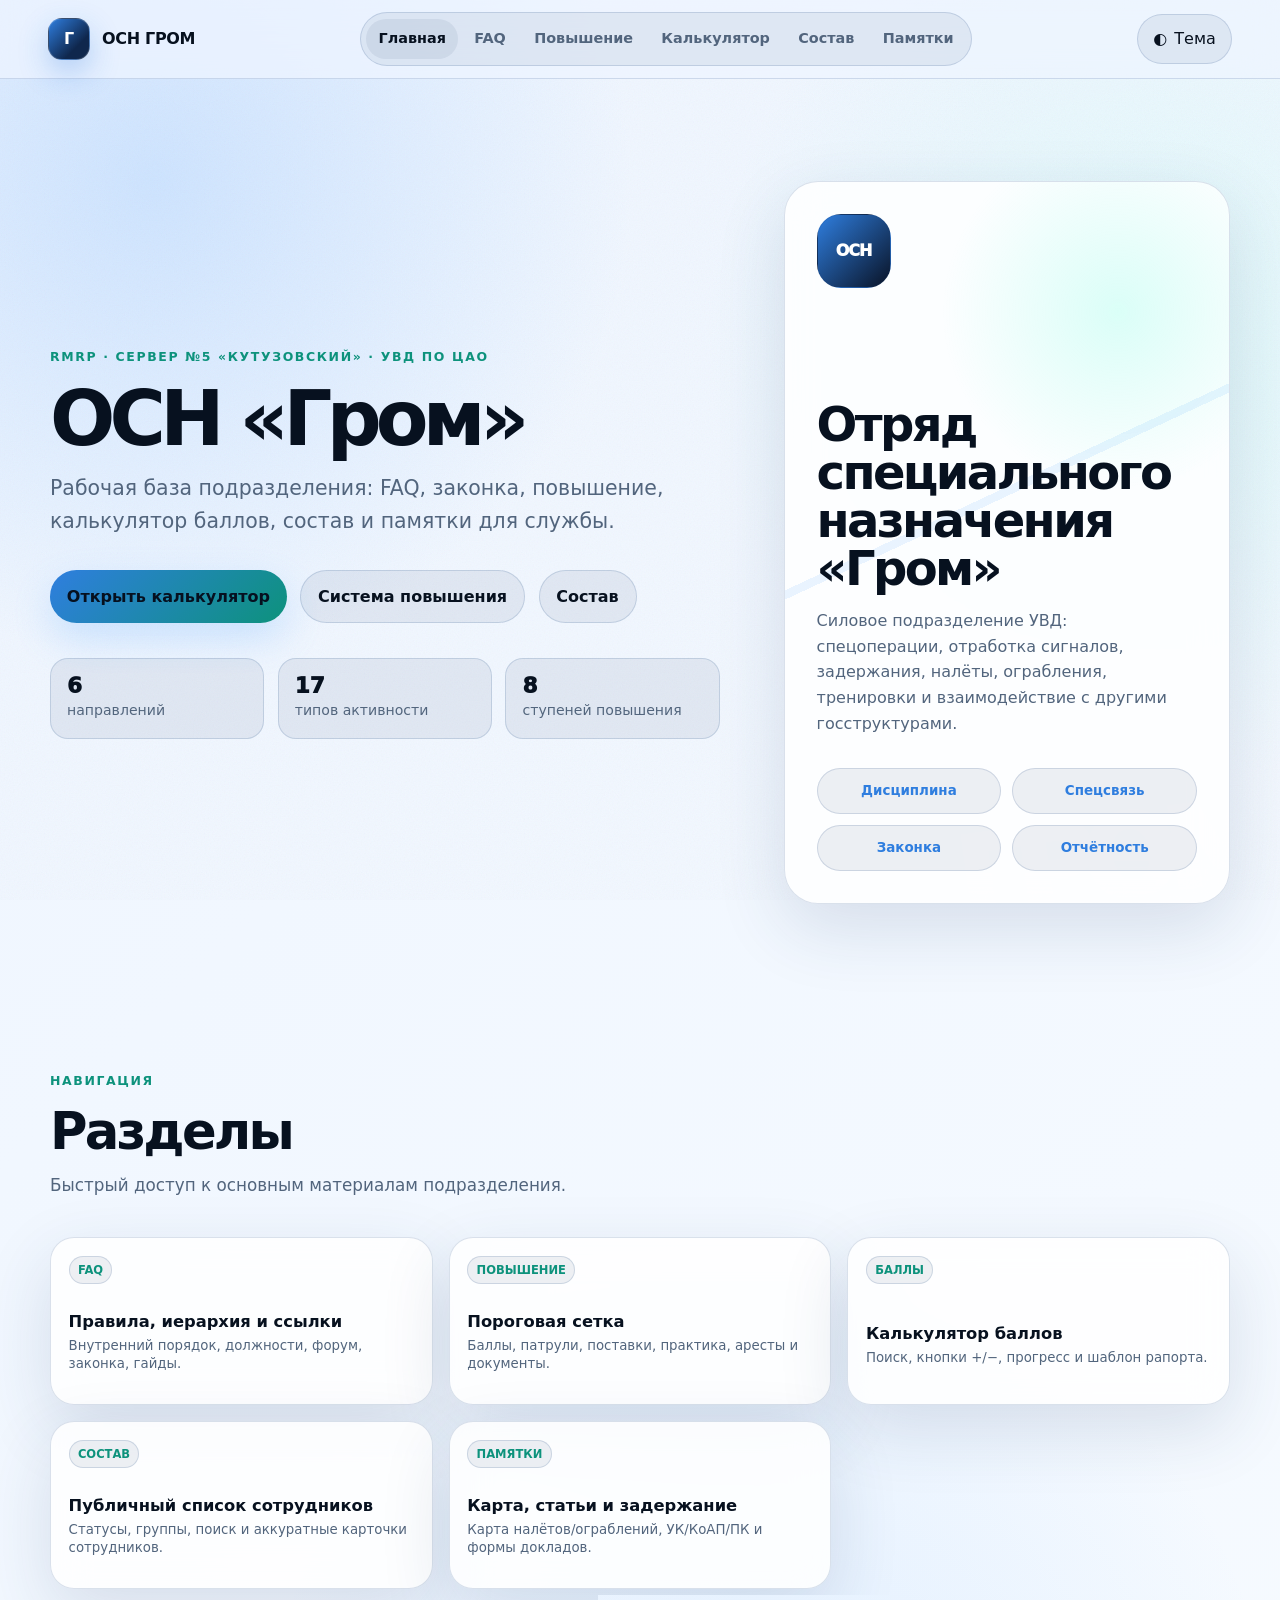
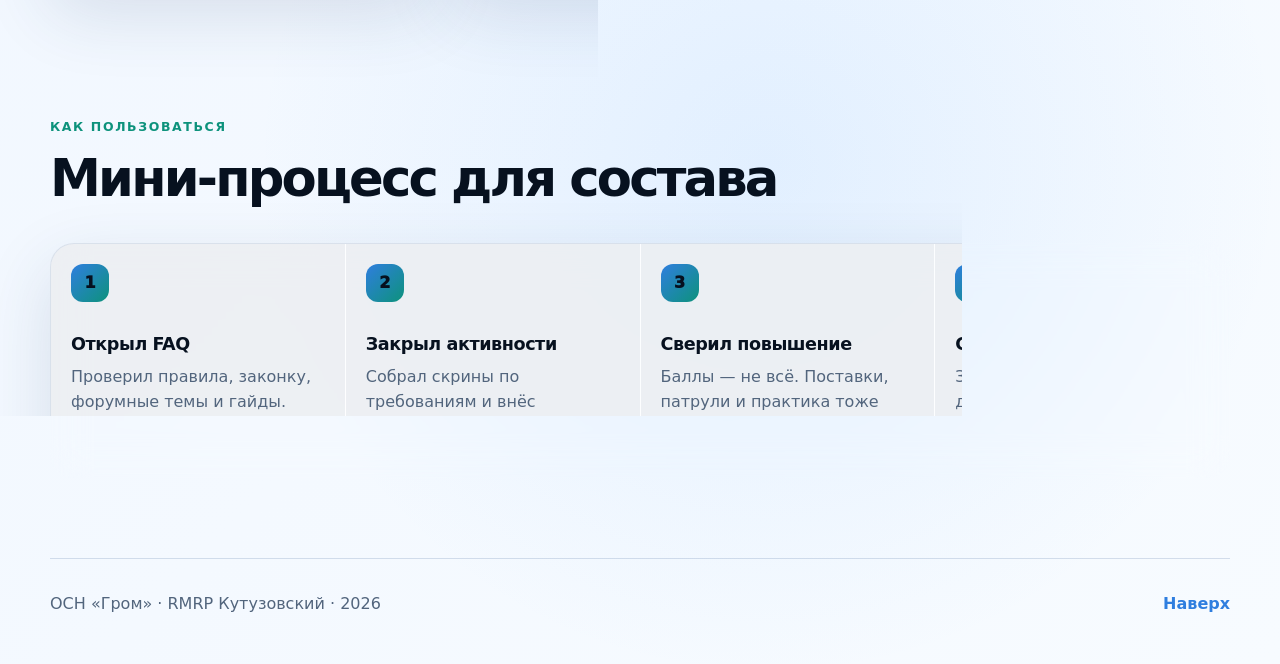
<file: index.html>
<!doctype html>
<html lang="ru" data-theme="dark">
<head>
  <meta charset="utf-8">
  <meta name="viewport" content="width=device-width, initial-scale=1">
  <meta name="description" content="ОСН Гром — RMRP Кутузовский: FAQ, правила, состав, памятки, система повышения и калькулятор баллов.">
  <meta name="theme-color" content="#0d2448">
  <title>ОСН «Гром» — RMRP Кутузовский</title>
  <link rel="icon" href="assets/img/favicon.svg" type="image/svg+xml">
  <link rel="stylesheet" href="assets/css/style.css">
</head>
<body data-page="home">
  <div class="noise" aria-hidden="true"></div>

  <header class="site-header" id="top">
    <a class="brand" href="index.html" aria-label="На главную">
      <span class="brand__mark">Г</span>
      <span class="brand__text">ОСН <strong>Гром</strong></span>
    </a>
    <nav class="main-nav" aria-label="Основная навигация">
      <a href="index.html" data-nav="home">Главная</a>
      <a href="faq.html" data-nav="faq">FAQ</a>
      <a href="promotion.html" data-nav="promotion">Повышение</a>
      <a href="calculator.html" data-nav="calculator">Калькулятор</a>
      <a href="roster.html" data-nav="roster">Состав</a>
      <a href="memos.html" data-nav="memos">Памятки</a>
    </nav>
    <div class="header-actions">
      <button class="theme-toggle" type="button" id="themeToggle" aria-label="Переключить тему"><span aria-hidden="true">◐</span><span class="theme-toggle__text">Тема</span></button>
    </div>
  </header>

  <main>
    <section class="hero section-pad" aria-labelledby="hero-title">
      <div class="hero__content reveal">
        <p class="eyebrow">RMRP · сервер №5 «Кутузовский» · УВД по ЦАО</p>
        <h1 id="hero-title">ОСН «Гром»</h1>
        <p class="hero__lead">Рабочая база подразделения: FAQ, законка, повышение, калькулятор баллов, состав и памятки для службы.</p>
        <div class="hero__actions">
          <a class="btn btn--primary" href="calculator.html">Открыть калькулятор</a>
          <a class="btn btn--ghost" href="promotion.html">Система повышения</a>
          <a class="btn btn--ghost" href="roster.html">Состав</a>
        </div>
        <dl class="hero__stats" aria-label="Краткая сводка">
          <div><dt>6</dt><dd>направлений</dd></div>
          <div><dt>17</dt><dd>типов активности</dd></div>
          <div><dt>8</dt><dd>ступеней повышения</dd></div>
        </dl>
      </div>

      <aside class="hero-card glass reveal" aria-label="Краткая карточка отряда">
        <div class="hero-card__badge">ОСН</div>
        <h2>Отряд специального назначения «Гром»</h2>
        <p>Силовое подразделение УВД: спецоперации, отработка сигналов, задержания, налёты, ограбления, тренировки и взаимодействие с другими госструктурами.</p>
        <div class="status-grid">
          <a href="faq.html">Дисциплина</a>
          <a href="https://forum.rmrp.ru/link-forums/spec-svjaz-discord-uvd-po-cao-gu-mvd-rossii.575/" target="_blank" rel="noopener noreferrer">Спецсвязь</a>
          <a href="https://forum.rmrp.ru/forums/laws/" target="_blank" rel="noopener noreferrer">Законка</a>
          <a href="calculator.html">Отчётность</a>
        </div>
      </aside>
    </section>

    <section class="section section-pad section-pad--tight" aria-labelledby="sections-title">
      <div class="section__head reveal">
        <p class="eyebrow">Навигация</p>
        <h2 id="sections-title">Разделы</h2>
        <p>Быстрый доступ к основным материалам подразделения.</p>
      </div>
      <div class="quick-grid">
        <a class="link-card reveal" href="faq.html"><span>FAQ</span><strong>Правила, иерархия и ссылки</strong><small>Внутренний порядок, должности, форум, законка, гайды.</small></a>
        <a class="link-card reveal" href="promotion.html"><span>Повышение</span><strong>Пороговая сетка</strong><small>Баллы, патрули, поставки, практика, аресты и документы.</small></a>
        <a class="link-card reveal" href="calculator.html"><span>Баллы</span><strong>Калькулятор баллов</strong><small>Поиск, кнопки +/−, прогресс и шаблон рапорта.</small></a>
        <a class="link-card reveal" href="roster.html"><span>Состав</span><strong>Публичный список сотрудников</strong><small>Статусы, группы, поиск и аккуратные карточки сотрудников.</small></a>
        <a class="link-card reveal" href="memos.html"><span>Памятки</span><strong>Карта, статьи и задержание</strong><small>Карта налётов/ограблений, УК/КоАП/ПК и формы докладов.</small></a>
      </div>
    </section>

    <section class="section section-pad section-pad--tight" aria-labelledby="workflow-title">
      <div class="section__head reveal">
        <p class="eyebrow">Как пользоваться</p>
        <h2 id="workflow-title">Мини-процесс для состава</h2>
      </div>
      <div class="process reveal">
        <div class="process__item"><span>1</span><h3>Открыл FAQ</h3><p>Проверил правила, законку, форумные темы и гайды.</p></div>
        <div class="process__item"><span>2</span><h3>Закрыл активности</h3><p>Собрал скрины по требованиям и внёс количества в калькулятор.</p></div>
        <div class="process__item"><span>3</span><h3>Сверил повышение</h3><p>Баллы — не всё. Поставки, патрули и практика тоже нужны.</p></div>
        <div class="process__item"><span>4</span><h3>Скопировал рапорт</h3><p>Забери готовый текст и добавь ссылки на доказательства.</p></div>
      </div>
    </section>
  </main>

  <footer class="site-footer">
    <p>ОСН «Гром» · RMRP Кутузовский · <span id="year"></span></p>
    <a href="#top">Наверх</a>
  </footer>

  <script src="assets/js/common.js" defer></script>
</body>
</html>
</file>
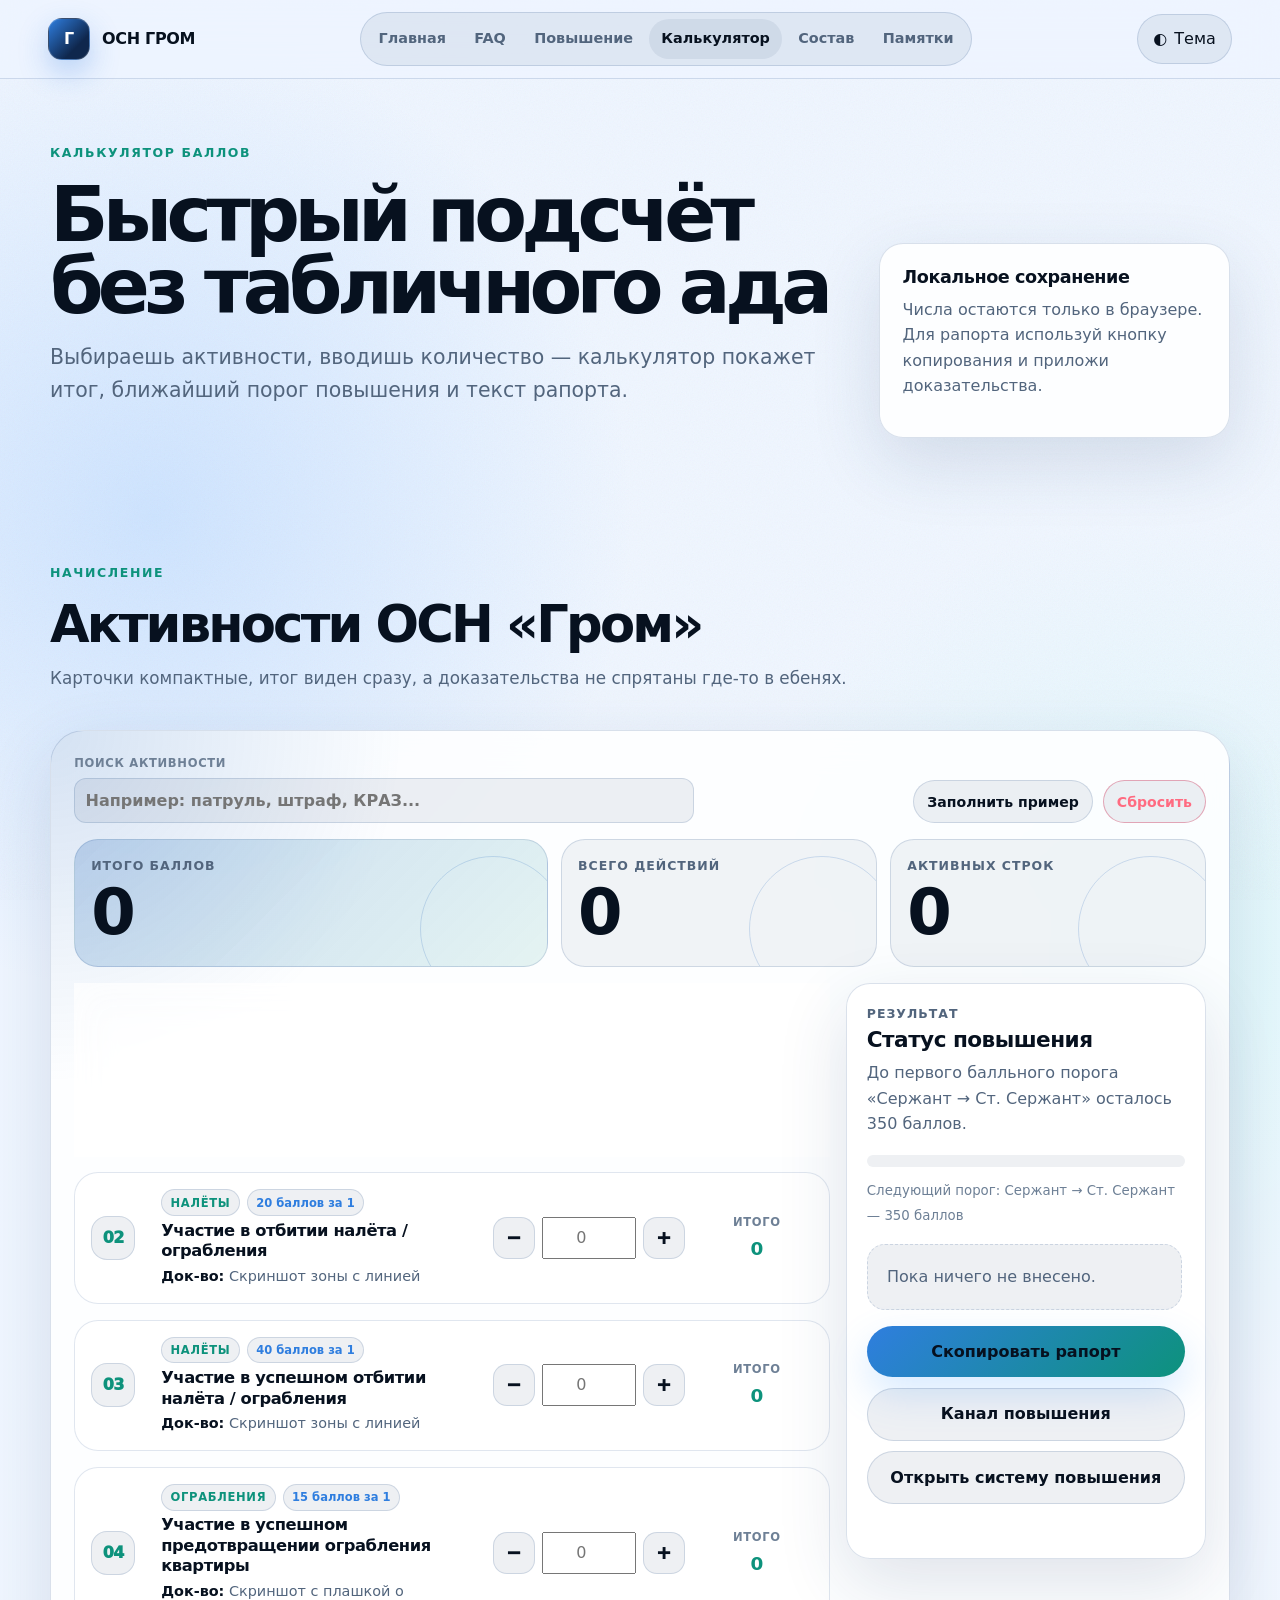
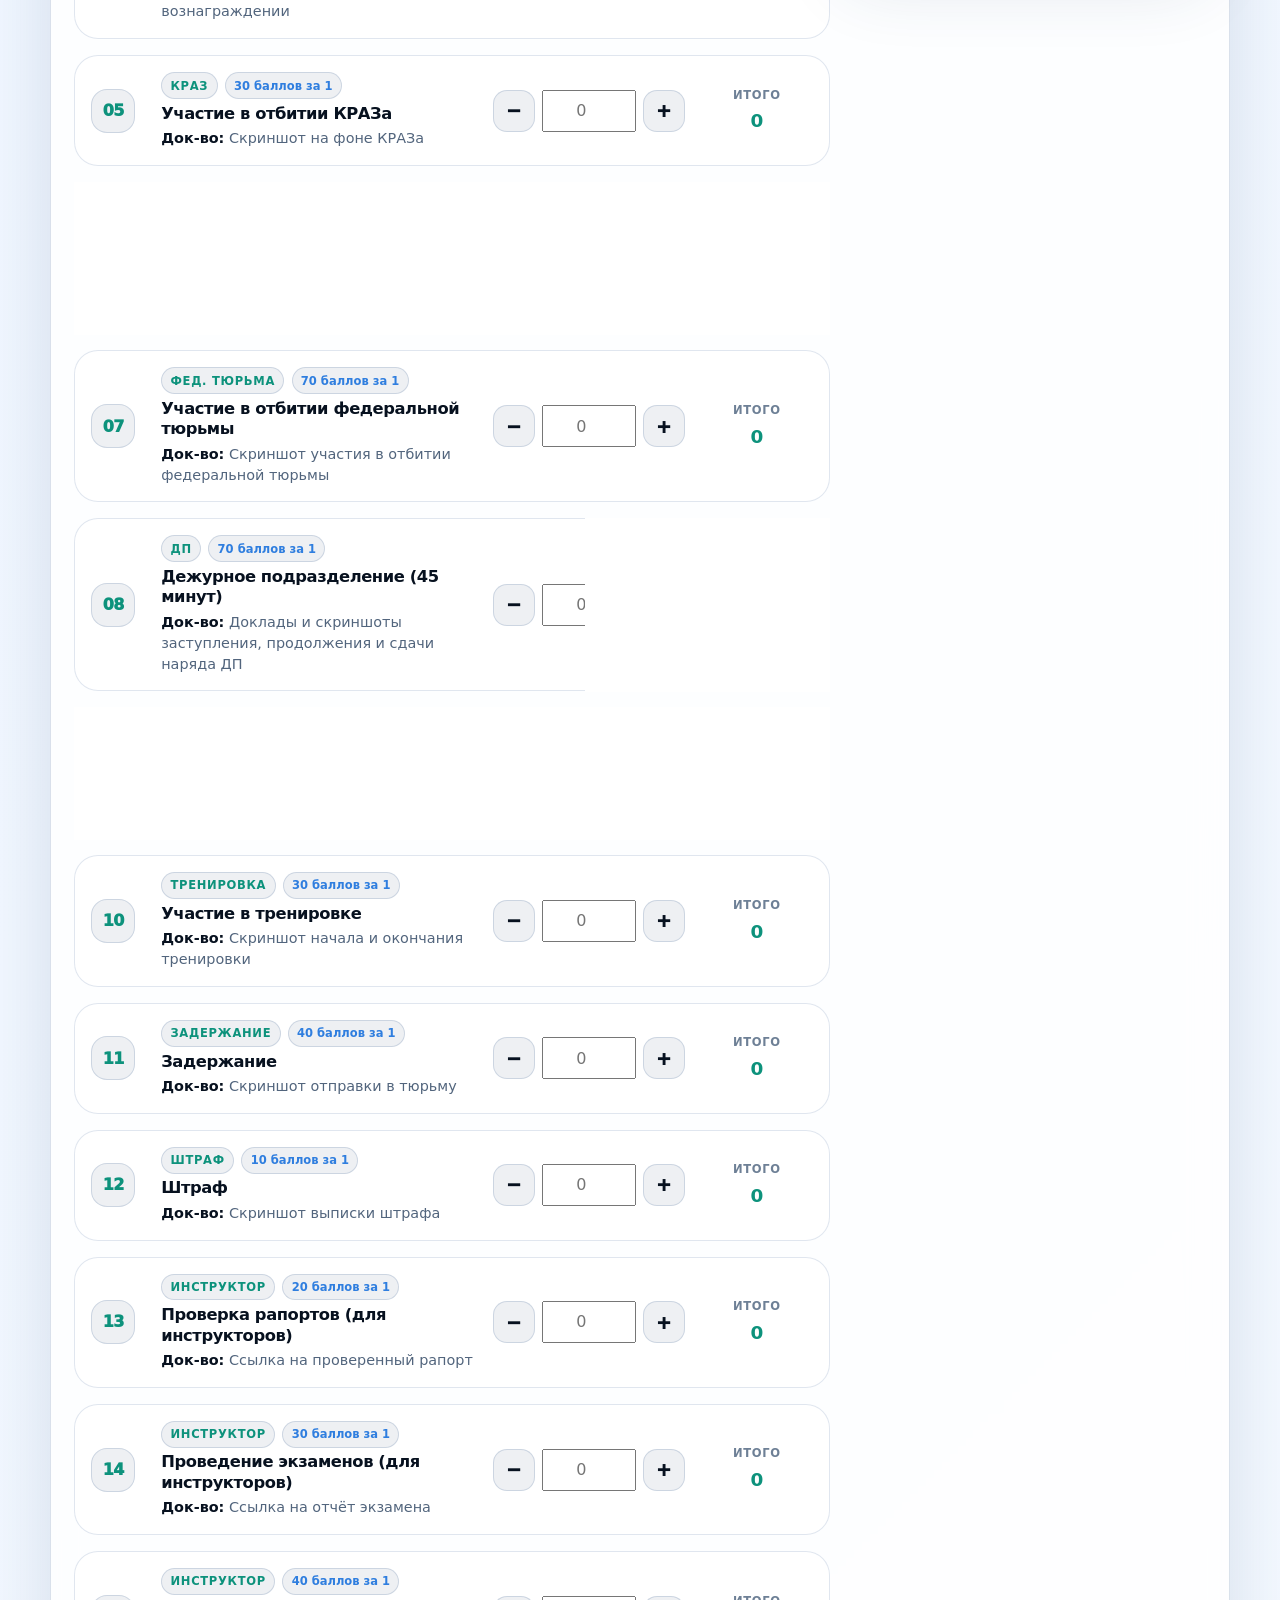
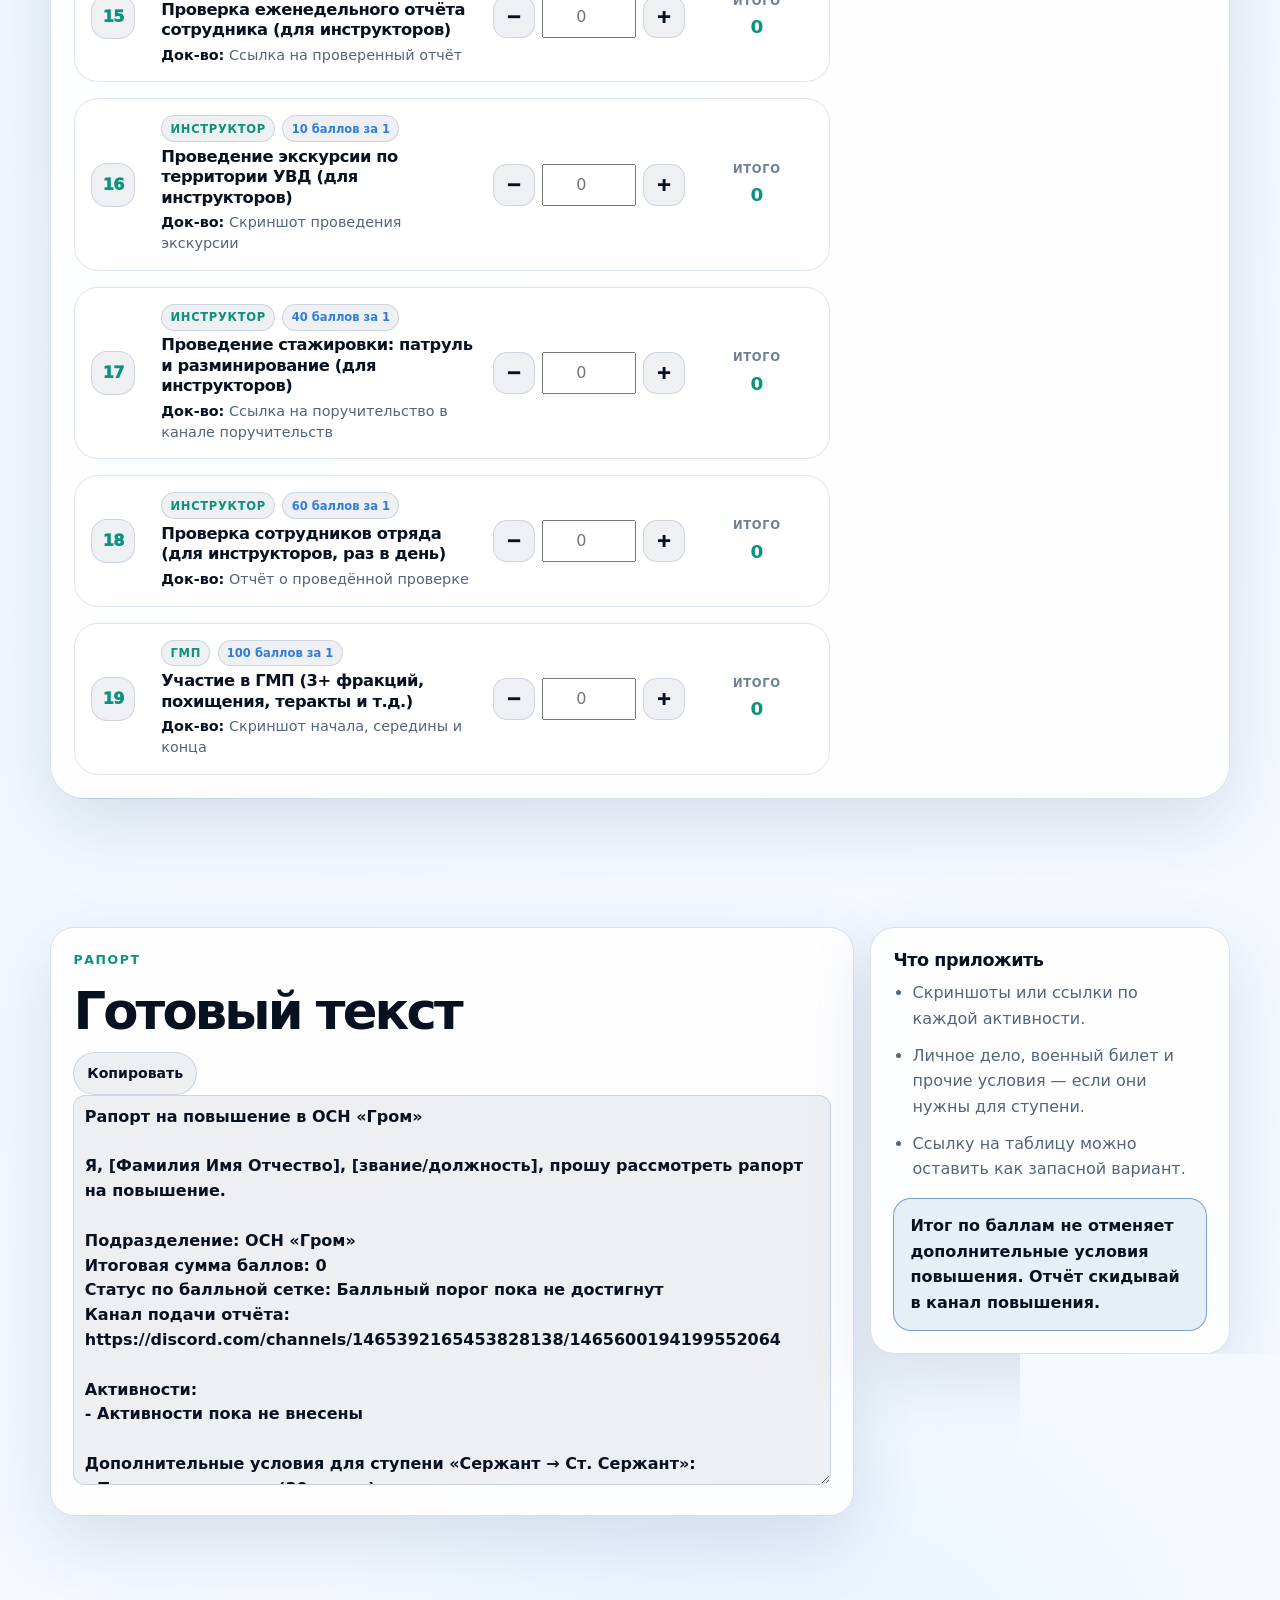
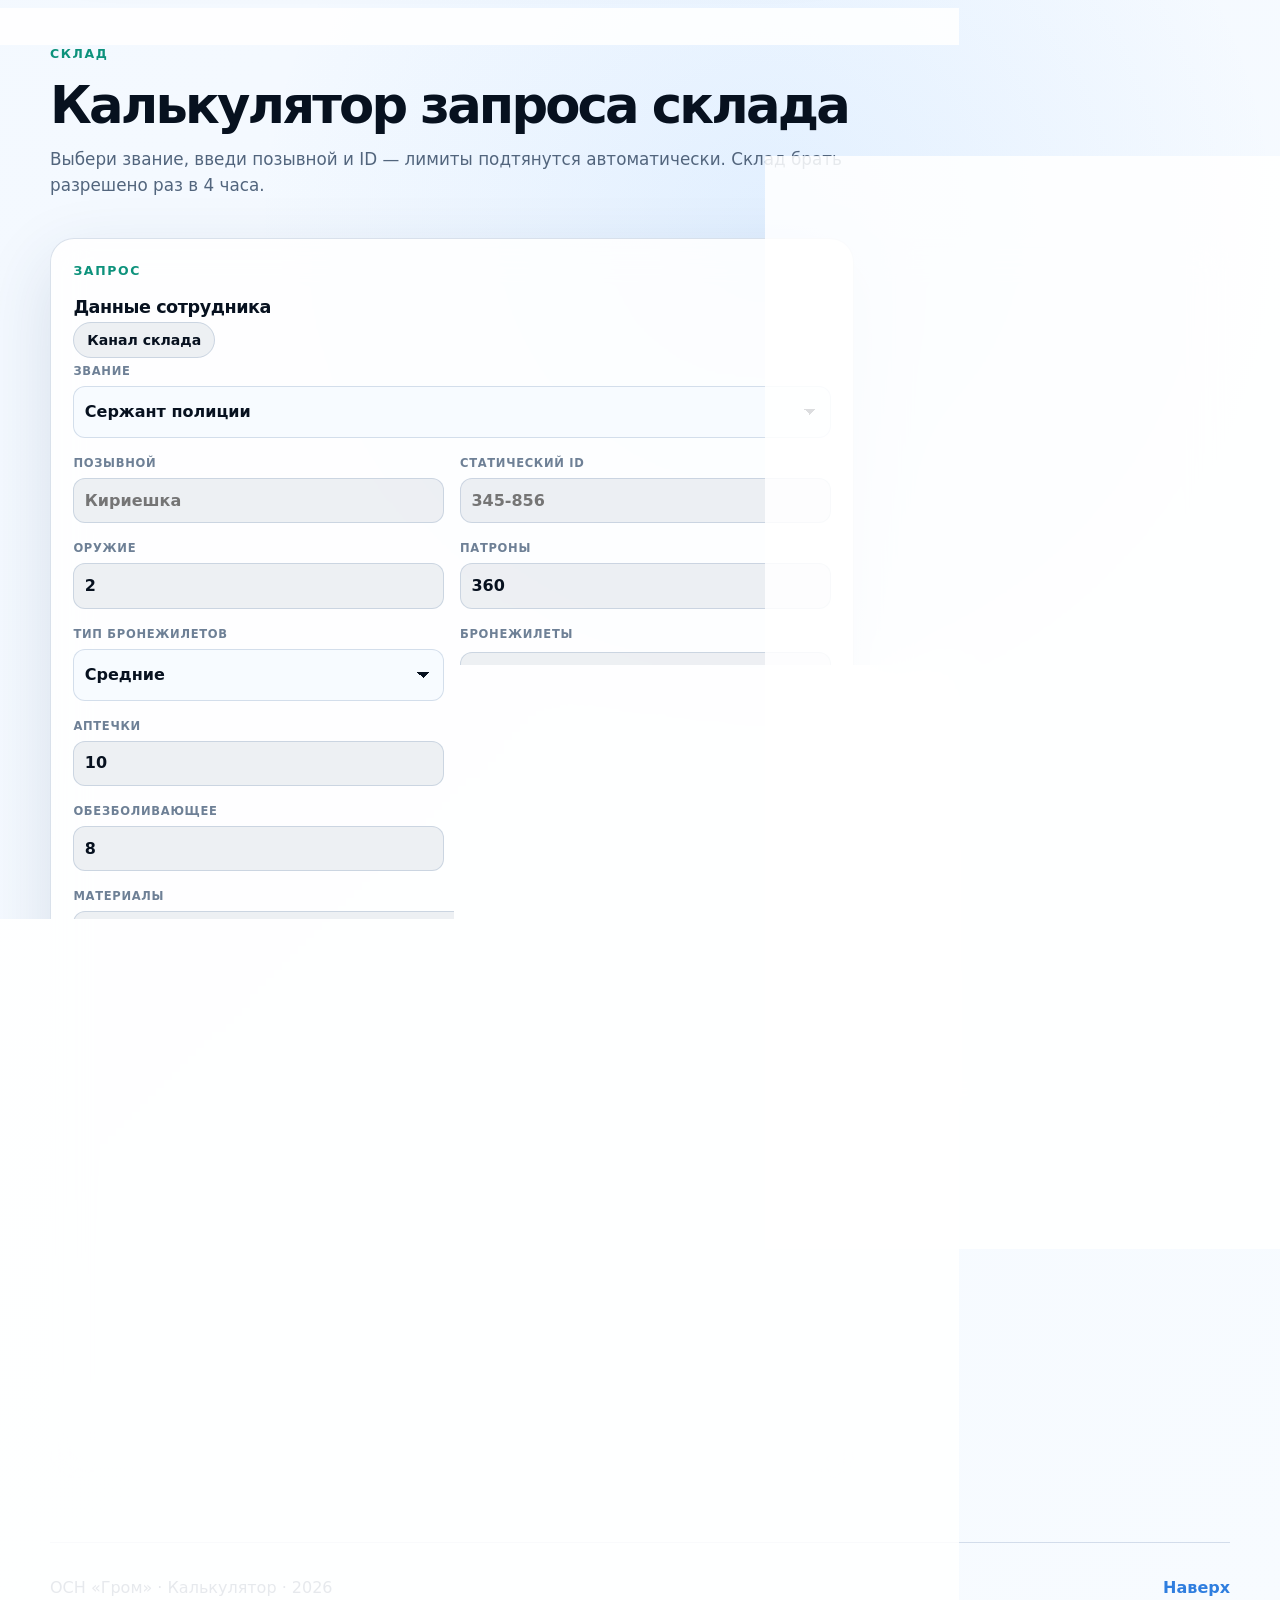
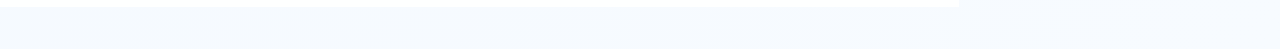
<file: calculator.html>
<!doctype html>
<html lang="ru" data-theme="dark">
<head>
  <meta charset="utf-8">
  <meta name="viewport" content="width=device-width, initial-scale=1">
  <meta name="description" content="Калькулятор баллов ОСН Гром: активности, доказательства, итог и шаблон рапорта на повышение.">
  <meta name="theme-color" content="#0d2448">
  <title>Калькулятор баллов · ОСН «Гром»</title>
  <link rel="icon" href="assets/img/favicon.svg" type="image/svg+xml">
  <link rel="stylesheet" href="assets/css/style.css?v=20260611-5">
</head>
<body data-page="calculator">
  <div class="noise" aria-hidden="true"></div>

  <header class="site-header" id="top">
    <a class="brand" href="index.html" aria-label="На главную"><span class="brand__mark">Г</span><span class="brand__text">ОСН <strong>Гром</strong></span></a>
    <nav class="main-nav" aria-label="Основная навигация">
      <a href="index.html" data-nav="home">Главная</a>
      <a href="faq.html" data-nav="faq">FAQ</a>
      <a href="promotion.html" data-nav="promotion">Повышение</a>
      <a href="calculator.html" data-nav="calculator">Калькулятор</a>
      <a href="roster.html" data-nav="roster">Состав</a>
      <a href="memos.html" data-nav="memos">Памятки</a>
    </nav>
    <button class="theme-toggle" type="button" id="themeToggle" aria-label="Переключить тему"><span aria-hidden="true">◐</span><span class="theme-toggle__text">Тема</span></button>
  </header>

  <main>
    <section class="page-hero section-pad section-pad--tight" aria-labelledby="page-title">
      <div class="reveal">
        <p class="eyebrow">Калькулятор баллов</p>
        <h1 id="page-title">Быстрый подсчёт без табличного ада</h1>
        <p class="page-hero__lead">Выбираешь активности, вводишь количество — калькулятор покажет итог, ближайший порог повышения и текст рапорта.</p>
      </div>
      <aside class="glass panel reveal calc-hero-panel">
        <h3>Локальное сохранение</h3>
        <p class="muted">Числа остаются только в браузере. Для рапорта используй кнопку копирования и приложи доказательства.</p>
      </aside>
    </section>

    <section class="section section-pad section-pad--tight" id="calculator" aria-labelledby="calculator-title">
      <div class="section__head reveal">
        <p class="eyebrow">Начисление</p>
        <h2 id="calculator-title">Активности ОСН «Гром»</h2>
        <p>Карточки компактные, итог виден сразу, а доказательства не спрятаны где-то в ебенях.</p>
      </div>

      <div class="calc-shell reveal">
        <div class="calc-toolbar">
          <label class="field calc-search">
            <span class="mini-label">поиск активности</span>
            <input id="activitySearch" type="search" placeholder="Например: патруль, штраф, КРАЗ...">
          </label>
          <div class="calc-toolbar__actions">
            <button class="mini-btn" type="button" id="fillExampleBtn">Заполнить пример</button>
            <button class="mini-btn mini-btn--danger" type="button" id="resetBtn">Сбросить</button>
          </div>
        </div>

        <div class="calc-dashboard" aria-label="Сводка калькулятора">
          <article class="calc-metric calc-metric--main">
            <span>Итого баллов</span>
            <strong id="totalPoints">0</strong>
          </article>
          <article class="calc-metric">
            <span>Всего действий</span>
            <strong id="totalActions">0</strong>
          </article>
          <article class="calc-metric">
            <span>Активных строк</span>
            <strong id="activeRows">0</strong>
          </article>
        </div>

        <div class="calc-workspace">
          <div class="calc-list-wrap">
            <div class="activity-list" id="activityList" aria-live="polite"></div>
          </div>

          <aside class="summary-card summary-card--clean" aria-labelledby="summary-title">
            <span class="summary-card__label">Результат</span>
            <h3 id="summary-title">Статус повышения</h3>
            <p id="promotionStatus">Введите активности, чтобы увидеть прогресс.</p>
            <div class="progress" aria-hidden="true"><div class="progress__bar" id="progressBar"></div></div>
            <small id="nextThresholdText">Следующий порог появится после расчёта</small>

            <div class="selected-activities" id="filledActivities">
              <div class="empty-state">Пока ничего не внесено.</div>
            </div>

            <div class="summary-card__actions">
              <button class="btn btn--primary btn--wide" type="button" id="copyReportBtn">Скопировать рапорт</button>
              <a class="btn btn--ghost btn--wide" href="https://discord.com/channels/1465392165453828138/1465600194199552064" target="_blank" rel="noopener noreferrer">Канал повышения</a>
              <a class="btn btn--ghost btn--wide" href="promotion.html">Открыть систему повышения</a>
            </div>
            <p class="copy-status" id="copyStatus" aria-live="polite"></p>
          </aside>
        </div>
      </div>
    </section>

    <section class="section section-pad section-pad--tight" aria-labelledby="report-title">
      <div class="report-grid">
        <article class="report-card reveal">
          <div class="report-card__head">
            <div>
              <p class="eyebrow">Рапорт</p>
              <h2 id="report-title">Готовый текст</h2>
            </div>
            <button class="mini-btn" type="button" id="copyTemplateBtn">Копировать</button>
          </div>
          <textarea id="reportTemplate" spellcheck="false" aria-label="Шаблон рапорта"></textarea>
        </article>

        <aside class="note-card reveal">
          <h3>Что приложить</h3>
          <ul>
            <li>Скриншоты или ссылки по каждой активности.</li>
            <li>Личное дело, военный билет и прочие условия — если они нужны для ступени.</li>
            <li>Ссылку на таблицу можно оставить как запасной вариант.</li>
          </ul>
          <div class="info-box">Итог по баллам не отменяет дополнительные условия повышения. Отчёт скидывай в <a href="https://discord.com/channels/1465392165453828138/1465600194199552064" target="_blank" rel="noopener noreferrer">канал повышения</a>.</div>
        </aside>
      </div>
    </section>

    <section class="section section-pad section-pad--tight" id="warehouse-calculator" aria-labelledby="warehouse-title">
      <div class="section__head reveal">
        <p class="eyebrow">Склад</p>
        <h2 id="warehouse-title">Калькулятор запроса склада</h2>
        <p>Выбери звание, введи позывной и ID — лимиты подтянутся автоматически. Склад брать разрешено раз в 4 часа.</p>
      </div>

      <div class="report-grid warehouse-grid">
        <article class="report-card reveal">
          <div class="report-card__head">
            <div>
              <p class="eyebrow">Запрос</p>
              <h3>Данные сотрудника</h3>
            </div>
            <a class="mini-btn" href="https://discord.com/channels/1465392165453828138/1465600295424884889" target="_blank" rel="noopener noreferrer">Канал склада</a>
          </div>

          <div class="form-grid warehouse-form">
            <label class="field field--full">
              <span class="mini-label">звание</span>
              <select id="warehouseRank"></select>
            </label>
            <label class="field">
              <span class="mini-label">позывной</span>
              <input id="warehouseCallsign" type="text" placeholder="Кириешка">
            </label>
            <label class="field">
              <span class="mini-label">статический ID</span>
              <input id="warehouseServiceId" type="text" inputmode="numeric" placeholder="345-856">
            </label>
            <label class="field">
              <span class="mini-label">оружие</span>
              <input id="warehouseWeapons" data-warehouse-count="weapons" type="number" min="0" step="1">
            </label>
            <label class="field">
              <span class="mini-label">патроны</span>
              <input id="warehouseAmmo" data-warehouse-count="ammo" type="number" min="0" step="1">
            </label>
            <label class="field">
              <span class="mini-label">тип бронежилетов</span>
              <select id="warehouseArmorType">
                <option value="medium">Средние</option>
                <option value="heavy">Тяжёлые</option>
              </select>
            </label>
            <label class="field">
              <span class="mini-label">бронежилеты</span>
              <input id="warehouseArmor" data-warehouse-count="armor" type="number" min="0" step="1">
            </label>
            <label class="field">
              <span class="mini-label">аптечки</span>
              <input id="warehouseMedkits" data-warehouse-count="medkits" type="number" min="0" step="1">
            </label>
            <label class="field">
              <span class="mini-label">дефибрилляторы</span>
              <input id="warehouseDefibs" data-warehouse-count="defibs" type="number" min="0" step="1">
            </label>
            <label class="field">
              <span class="mini-label">обезболивающее</span>
              <input id="warehousePainkillers" data-warehouse-count="painkillers" type="number" min="0" step="1">
            </label>
            <label class="field">
              <span class="mini-label">бодикамеры</span>
              <input id="warehouseBodycams" data-warehouse-count="bodycams" type="number" min="0" step="1">
            </label>
            <label class="field field--full">
              <span class="mini-label">материалы</span>
              <input id="warehouseMaterials" data-warehouse-count="materials" type="number" min="0" step="1">
            </label>
          </div>

          <div class="warehouse-actions">
            <button class="btn btn--primary" type="button" id="copyWarehouseBtn">Скопировать запрос</button>
            <button class="mini-btn mini-btn--danger" type="button" id="resetWarehouseBtn">Сбросить</button>
          </div>
          <p class="copy-status" id="warehouseCopyStatus" aria-live="polite"></p>
          <textarea id="warehouseTemplate" spellcheck="false" aria-label="Шаблон запроса склада"></textarea>
        </article>

        <aside class="note-card reveal warehouse-limits">
          <h3>Лимит по званию</h3>
          <div class="warehouse-tier" id="warehouseTier">Выбери звание</div>
          <div class="warehouse-limit-list" id="warehouseLimitList"></div>
          <div class="info-box">Оружие выбирается из разрешённого списка. САР М249 — со звания ст. сержант полиции. Комплект можно брать с превышением лимита, но не более чем в 2 раза. Запрос отправляй в <a href="https://discord.com/channels/1465392165453828138/1465600295424884889" target="_blank" rel="noopener noreferrer">канал склада</a>.</div>
          <h3>Разрешённое оружие</h3>
          <div class="warehouse-weapons" id="warehouseWeaponList"></div>
        </aside>
      </div>
    </section>
  </main>

  <footer class="site-footer">
    <p>ОСН «Гром» · Калькулятор · <span id="year"></span></p>
    <a href="#top">Наверх</a>
  </footer>

  <script src="assets/js/common.js" defer></script>
  <script src="assets/js/site-data.js?v=20260704-1" defer></script>
  <script src="assets/js/calculator.js?v=20260704-2" defer></script>
</body>
</html>
</file>
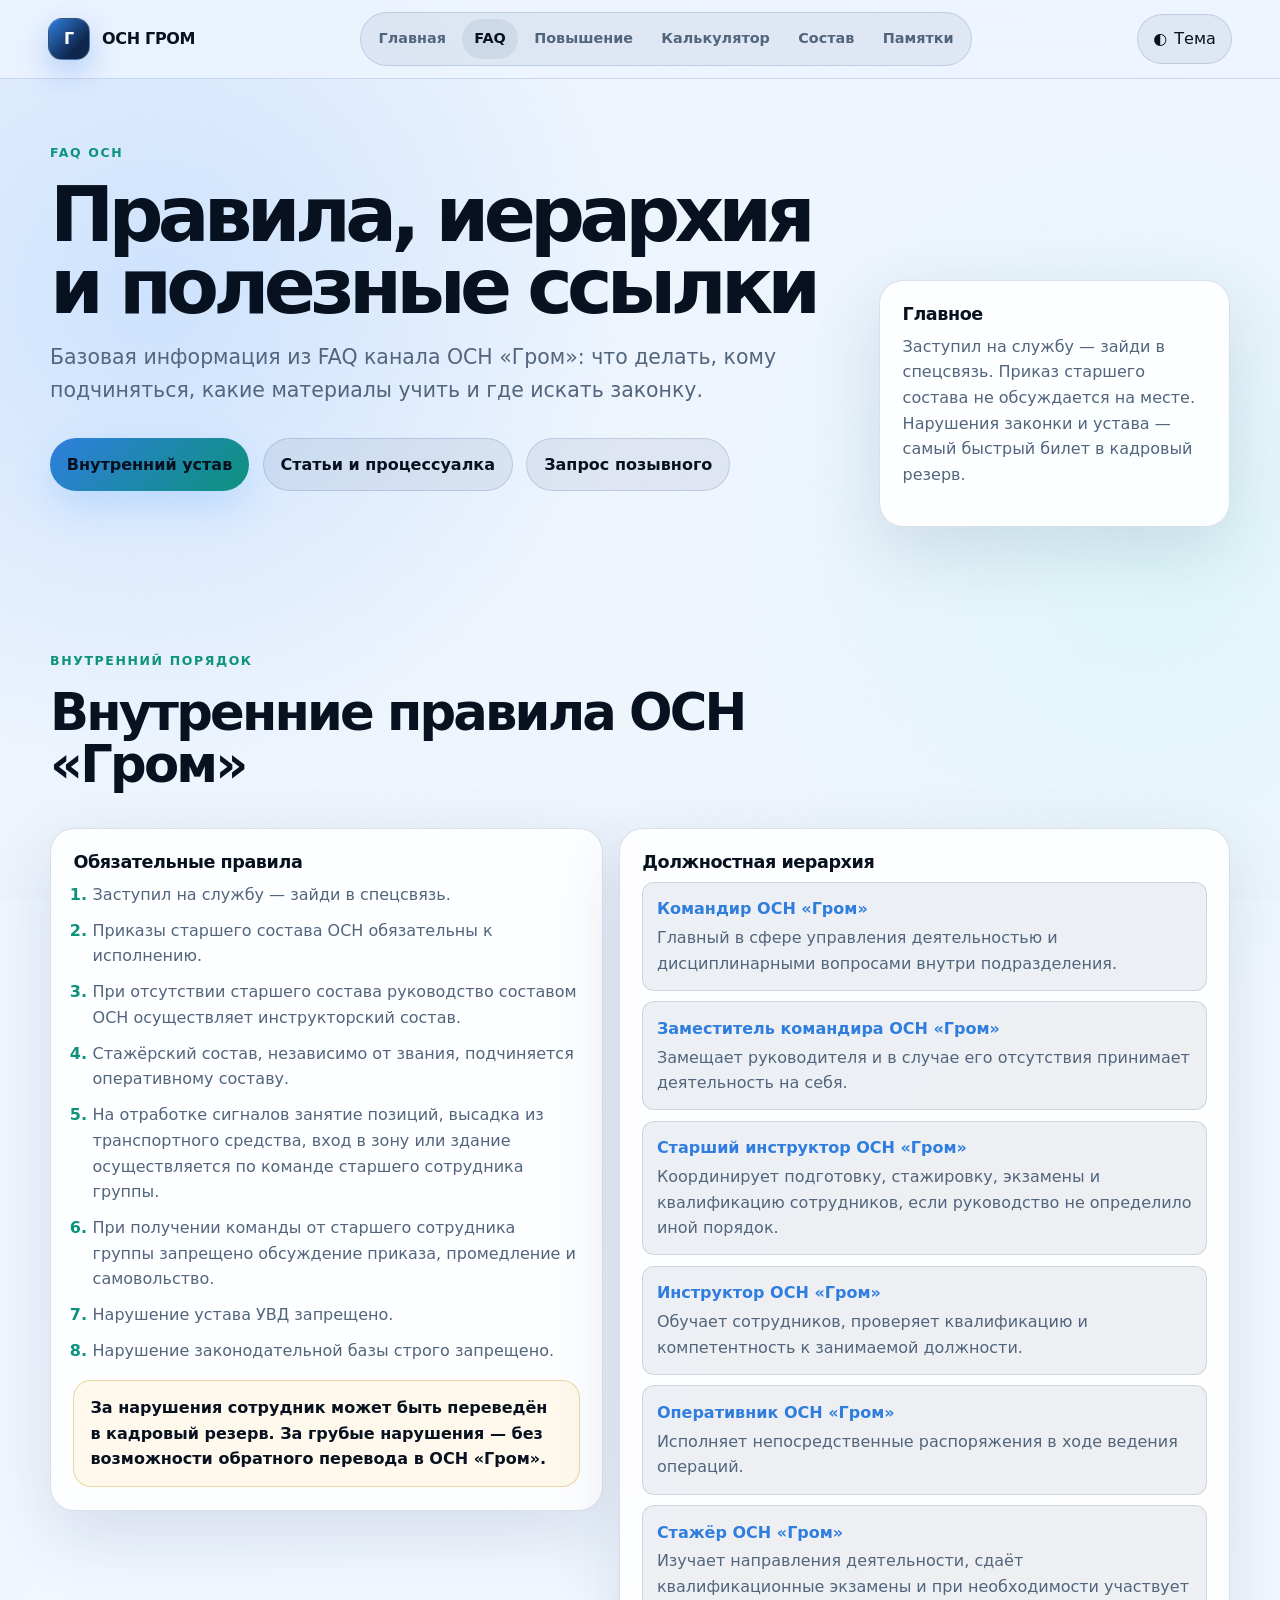
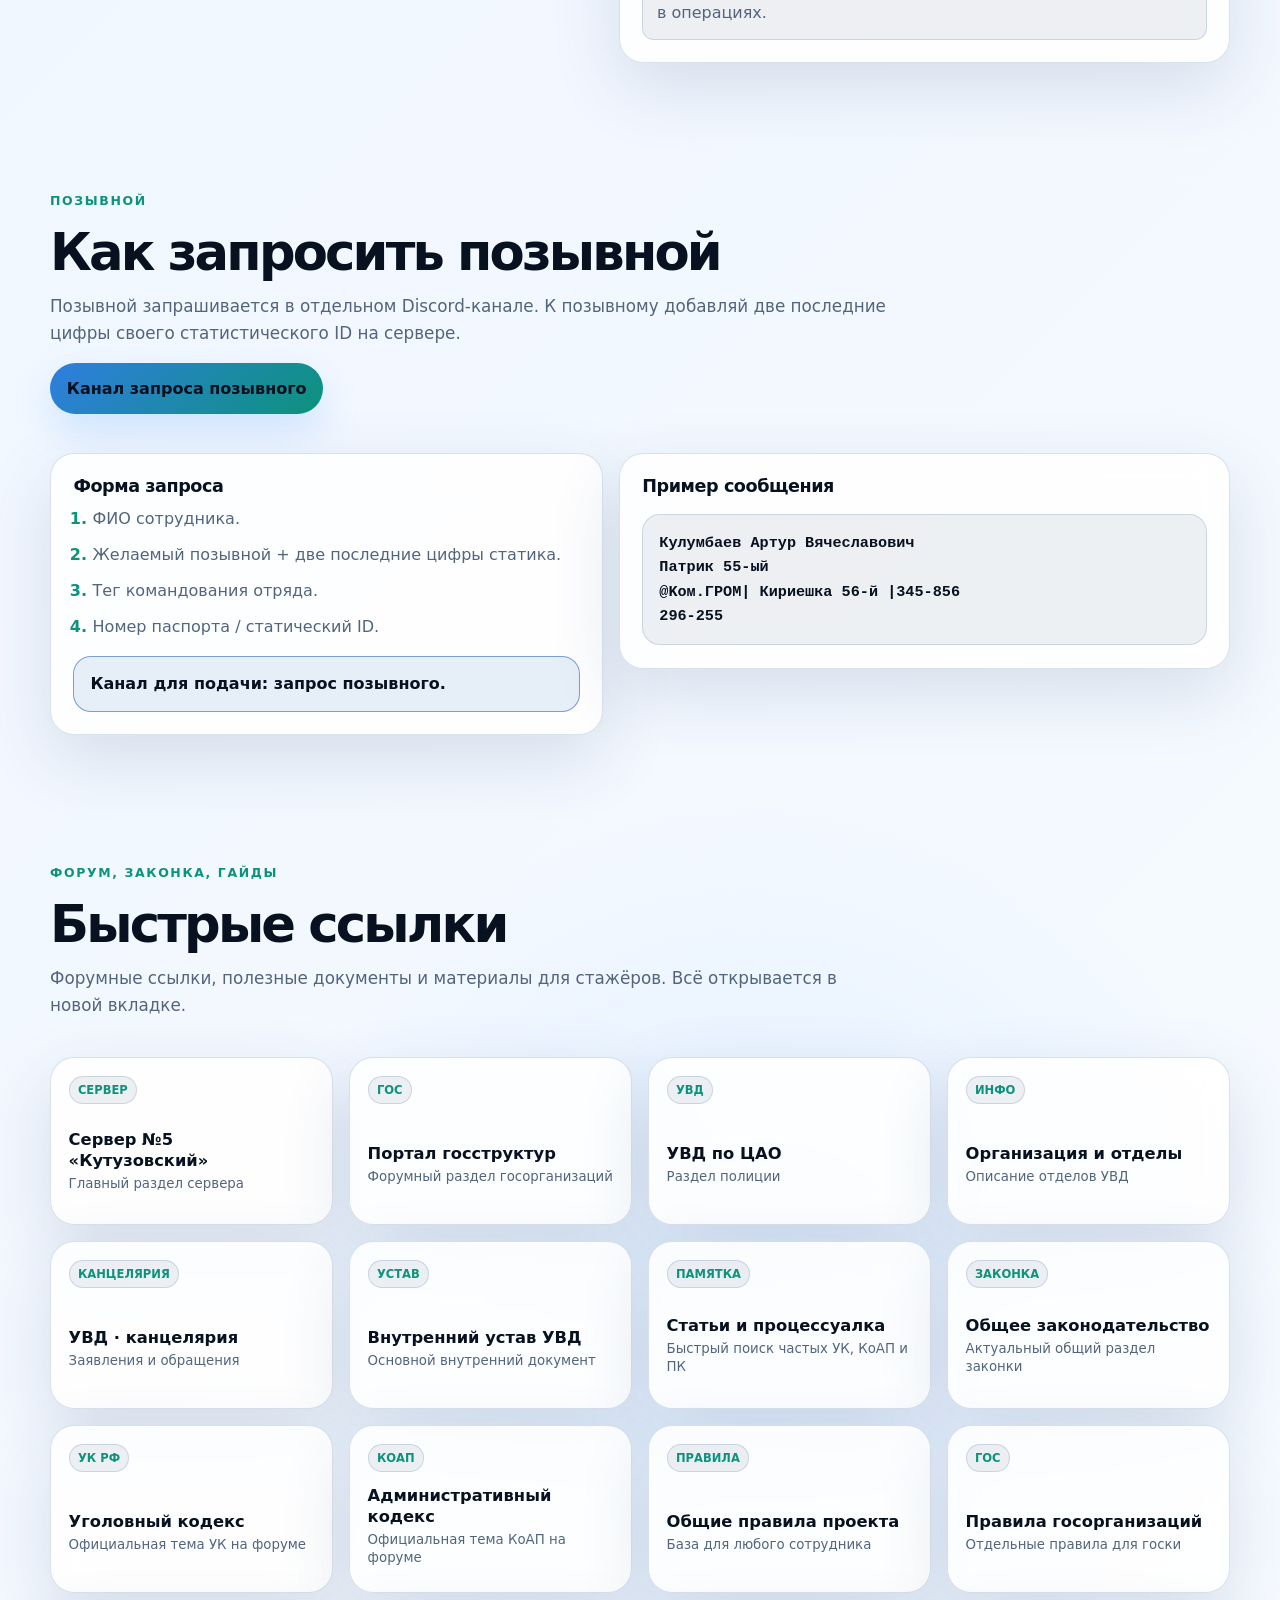
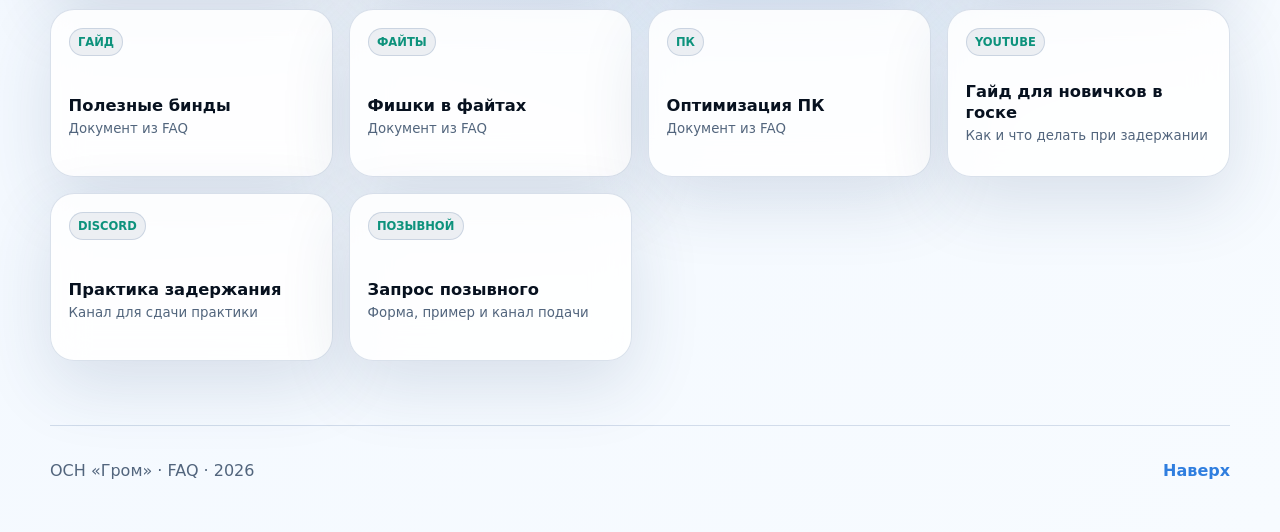
<file: faq.html>
<!doctype html>
<html lang="ru" data-theme="dark">
<head>
  <meta charset="utf-8">
  <meta name="viewport" content="width=device-width, initial-scale=1">
  <meta name="description" content="FAQ ОСН Гром: внутренние правила, иерархия, ссылки на законку, форум, документы и гайды.">
  <meta name="theme-color" content="#0d2448">
  <title>FAQ · ОСН «Гром»</title>
  <link rel="icon" href="assets/img/favicon.svg" type="image/svg+xml">
  <link rel="stylesheet" href="assets/css/style.css?v=20260611-4">
</head>
<body data-page="faq">
  <div class="noise" aria-hidden="true"></div>

  <header class="site-header" id="top">
    <a class="brand" href="index.html" aria-label="На главную"><span class="brand__mark">Г</span><span class="brand__text">ОСН <strong>Гром</strong></span></a>
    <nav class="main-nav" aria-label="Основная навигация">
      <a href="index.html" data-nav="home">Главная</a>
      <a href="faq.html" data-nav="faq">FAQ</a>
      <a href="promotion.html" data-nav="promotion">Повышение</a>
      <a href="calculator.html" data-nav="calculator">Калькулятор</a>
      <a href="roster.html" data-nav="roster">Состав</a>
      <a href="memos.html" data-nav="memos">Памятки</a>
    </nav>
    <button class="theme-toggle" type="button" id="themeToggle" aria-label="Переключить тему"><span aria-hidden="true">◐</span><span class="theme-toggle__text">Тема</span></button>
  </header>

  <main>
    <section class="page-hero section-pad section-pad--tight" aria-labelledby="page-title">
      <div class="reveal">
        <p class="eyebrow">FAQ ОСН</p>
        <h1 id="page-title">Правила, иерархия и полезные ссылки</h1>
        <p class="page-hero__lead">Базовая информация из FAQ канала ОСН «Гром»: что делать, кому подчиняться, какие материалы учить и где искать законку.</p>
        <div class="inline-actions">
          <a class="btn btn--primary" href="https://docs.google.com/document/d/1Ycu_EecrBu2p-1szRiO_dwqRsxEHs838uyfPFZo4vNI/edit?tab=t.0" target="_blank" rel="noopener noreferrer">Внутренний устав</a>
          <a class="btn btn--ghost" href="memos.html#law-cheatsheet">Статьи и процессуалка</a>
          <a class="btn btn--ghost" href="#callsign-request">Запрос позывного</a>
        </div>
      </div>
      <aside class="glass panel reveal">
        <h3>Главное</h3>
        <p class="muted">Заступил на службу — зайди в спецсвязь. Приказ старшего состава не обсуждается на месте. Нарушения законки и устава — самый быстрый билет в кадровый резерв.</p>
      </aside>
    </section>

    <section class="section section-pad section-pad--tight" id="rules" aria-labelledby="rules-title">
      <div class="section__head reveal">
        <p class="eyebrow">Внутренний порядок</p>
        <h2 id="rules-title">Внутренние правила ОСН «Гром»</h2>
      </div>
      <div class="split-layout">
        <article class="panel reveal">
          <h3>Обязательные правила</h3>
          <ol class="clean-list numbered-list">
            <li>Заступил на службу — зайди в спецсвязь.</li>
            <li>Приказы старшего состава ОСН обязательны к исполнению.</li>
            <li>При отсутствии старшего состава руководство составом ОСН осуществляет инструкторский состав.</li>
            <li>Стажёрский состав, независимо от звания, подчиняется оперативному составу.</li>
            <li>На отработке сигналов занятие позиций, высадка из транспортного средства, вход в зону или здание осуществляется по команде старшего сотрудника группы.</li>
            <li>При получении команды от старшего сотрудника группы запрещено обсуждение приказа, промедление и самовольство.</li>
            <li>Нарушение устава УВД запрещено.</li>
            <li>Нарушение законодательной базы строго запрещено.</li>
          </ol>
          <div class="warning-box">За нарушения сотрудник может быть переведён в кадровый резерв. За грубые нарушения — без возможности обратного перевода в ОСН «Гром».</div>
        </article>

        <article class="panel reveal">
          <h3>Должностная иерархия</h3>
          <div class="hierarchy-list">
            <div><strong>Командир ОСН «Гром»</strong><span>Главный в сфере управления деятельностью и дисциплинарными вопросами внутри подразделения.</span></div>
            <div><strong>Заместитель командира ОСН «Гром»</strong><span>Замещает руководителя и в случае его отсутствия принимает деятельность на себя.</span></div>
            <div><strong>Старший инструктор ОСН «Гром»</strong><span>Координирует подготовку, стажировку, экзамены и квалификацию сотрудников, если руководство не определило иной порядок.</span></div>
            <div><strong>Инструктор ОСН «Гром»</strong><span>Обучает сотрудников, проверяет квалификацию и компетентность к занимаемой должности.</span></div>
            <div><strong>Оперативник ОСН «Гром»</strong><span>Исполняет непосредственные распоряжения в ходе ведения операций.</span></div>
            <div><strong>Стажёр ОСН «Гром»</strong><span>Изучает направления деятельности, сдаёт квалификационные экзамены и при необходимости участвует в операциях.</span></div>
          </div>
        </article>
      </div>
    </section>

    <section class="section section-pad section-pad--tight" id="callsign-request" aria-labelledby="callsign-title">
      <div class="section__head reveal">
        <p class="eyebrow">Позывной</p>
        <h2 id="callsign-title">Как запросить позывной</h2>
        <p>Позывной запрашивается в отдельном Discord-канале. К позывному добавляй две последние цифры своего статистического ID на сервере.</p>
        <div class="inline-actions inline-actions--compact">
          <a class="btn btn--primary" href="https://discord.com/channels/1465392165453828138/1465600198192398484" target="_blank" rel="noopener noreferrer">Канал запроса позывного</a>
        </div>
      </div>
      <div class="split-layout">
        <article class="panel reveal">
          <h3>Форма запроса</h3>
          <ol class="clean-list numbered-list">
            <li>ФИО сотрудника.</li>
            <li>Желаемый позывной + две последние цифры статика.</li>
            <li>Тег командования отряда.</li>
            <li>Номер паспорта / статический ID.</li>
          </ol>
          <div class="info-box">Канал для подачи: <a href="https://discord.com/channels/1465392165453828138/1465600198192398484" target="_blank" rel="noopener noreferrer">запрос позывного</a>.</div>
        </article>

        <article class="panel reveal">
          <h3>Пример сообщения</h3>
          <pre class="code-block">Кулумбаев Артур Вячеславович
Патрик 55-ый
@Kом.ГРОМ| Кириешка 56-й |345-856
296-255</pre>
        </article>
      </div>
    </section>

    <section class="section section-pad section-pad--tight" id="links" aria-labelledby="links-title">
      <div class="section__head reveal">
        <p class="eyebrow">Форум, законка, гайды</p>
        <h2 id="links-title">Быстрые ссылки</h2>
        <p>Форумные ссылки, полезные документы и материалы для стажёров. Всё открывается в новой вкладке.</p>
      </div>

      <div class="link-grid">
        <a class="link-card reveal" href="https://forum.rmrp.ru/forums/server-5/" target="_blank" rel="noopener noreferrer"><span>Сервер</span><strong>Сервер №5 «Кутузовский»</strong><small>Главный раздел сервера</small></a>
        <a class="link-card reveal" href="https://forum.rmrp.ru/forums/oficialnyj-portal-gos-struktur.511/" target="_blank" rel="noopener noreferrer"><span>Гос</span><strong>Портал госструктур</strong><small>Форумный раздел госорганизаций</small></a>
        <a class="link-card reveal" href="https://forum.rmrp.ru/forums/upravlenie-vnutrennix-del-po-cao-policija.531/" target="_blank" rel="noopener noreferrer"><span>УВД</span><strong>УВД по ЦАО</strong><small>Раздел полиции</small></a>
        <a class="link-card reveal" href="https://forum.rmrp.ru/threads/uvd-po-cao-informacija-ob-organizacii-i-ee-otdelax.228295/" target="_blank" rel="noopener noreferrer"><span>Инфо</span><strong>Организация и отделы</strong><small>Описание отделов УВД</small></a>
        <a class="link-card reveal" href="https://forum.rmrp.ru/threads/uvd-kanceljarija.176482/" target="_blank" rel="noopener noreferrer"><span>Канцелярия</span><strong>УВД · канцелярия</strong><small>Заявления и обращения</small></a>
        <a class="link-card reveal" href="https://docs.google.com/document/d/1Ycu_EecrBu2p-1szRiO_dwqRsxEHs838uyfPFZo4vNI/edit?tab=t.0" target="_blank" rel="noopener noreferrer"><span>Устав</span><strong>Внутренний устав УВД</strong><small>Основной внутренний документ</small></a>
        <a class="link-card reveal" href="memos.html#law-cheatsheet"><span>Памятка</span><strong>Статьи и процессуалка</strong><small>Быстрый поиск частых УК, КоАП и ПК</small></a>
        <a class="link-card reveal" href="https://forum.rmrp.ru/forums/laws/" target="_blank" rel="noopener noreferrer"><span>Законка</span><strong>Общее законодательство</strong><small>Актуальный общий раздел законки</small></a>
        <a class="link-card reveal" href="https://forum.rmrp.ru/threads/ugolovnyj-kodeks-rossijskoj-federacii.58209/" target="_blank" rel="noopener noreferrer"><span>УК РФ</span><strong>Уголовный кодекс</strong><small>Официальная тема УК на форуме</small></a>
        <a class="link-card reveal" href="https://forum.rmrp.ru/threads/kodeks-ob-administrativnyx-pravonarushenijax-rossijskoj-federacii.58229/" target="_blank" rel="noopener noreferrer"><span>КоАП</span><strong>Административный кодекс</strong><small>Официальная тема КоАП на форуме</small></a>
        <a class="link-card reveal" href="https://forum.rmrp.ru/forums/obschie-pravila-proekta.308/" target="_blank" rel="noopener noreferrer"><span>Правила</span><strong>Общие правила проекта</strong><small>База для любого сотрудника</small></a>
        <a class="link-card reveal" href="https://forum.rmrp.ru/forums/pravila-gosudarstvennyx-organizacij.310/" target="_blank" rel="noopener noreferrer"><span>Гос</span><strong>Правила госорганизаций</strong><small>Отдельные правила для госки</small></a>
        <a class="link-card reveal" href="https://docs.google.com/document/d/1x31XL4vYkFiCjhF8DSeRmN09f1IGxYYYoBGHONJ3rbc/edit?tab=t.0" target="_blank" rel="noopener noreferrer"><span>Гайд</span><strong>Полезные бинды</strong><small>Документ из FAQ</small></a>
        <a class="link-card reveal" href="https://docs.google.com/document/d/1YcbHNGRJb8wwlZr4e8ibdaLKbB0k2Idejl-RPVOhh4I/edit?tab=t.0" target="_blank" rel="noopener noreferrer"><span>Файты</span><strong>Фишки в файтах</strong><small>Документ из FAQ</small></a>
        <a class="link-card reveal" href="https://docs.google.com/document/d/1UEMqrTwDaEuA3knNLKJPqgd16IpWfe2eyBakgK-RMYM/edit?tab=t.0" target="_blank" rel="noopener noreferrer"><span>ПК</span><strong>Оптимизация ПК</strong><small>Документ из FAQ</small></a>
        <a class="link-card reveal" href="https://youtu.be/xtBuWWfqmdA?si=IxQL5aAaKD0K0ABA" target="_blank" rel="noopener noreferrer"><span>YouTube</span><strong>Гайд для новичков в госке</strong><small>Как и что делать при задержании</small></a>
        <a class="link-card reveal" href="https://discord.com/channels/1465392165453828138/1495112904511459458" target="_blank" rel="noopener noreferrer"><span>Discord</span><strong>Практика задержания</strong><small>Канал для сдачи практики</small></a>
        <a class="link-card reveal" href="#callsign-request"><span>Позывной</span><strong>Запрос позывного</strong><small>Форма, пример и канал подачи</small></a>
      </div>
    </section>
  </main>

  <footer class="site-footer">
    <p>ОСН «Гром» · FAQ · <span id="year"></span></p>
    <a href="#top">Наверх</a>
  </footer>

  <script src="assets/js/common.js?v=20260611-4" defer></script>
</body>
</html>
</file>
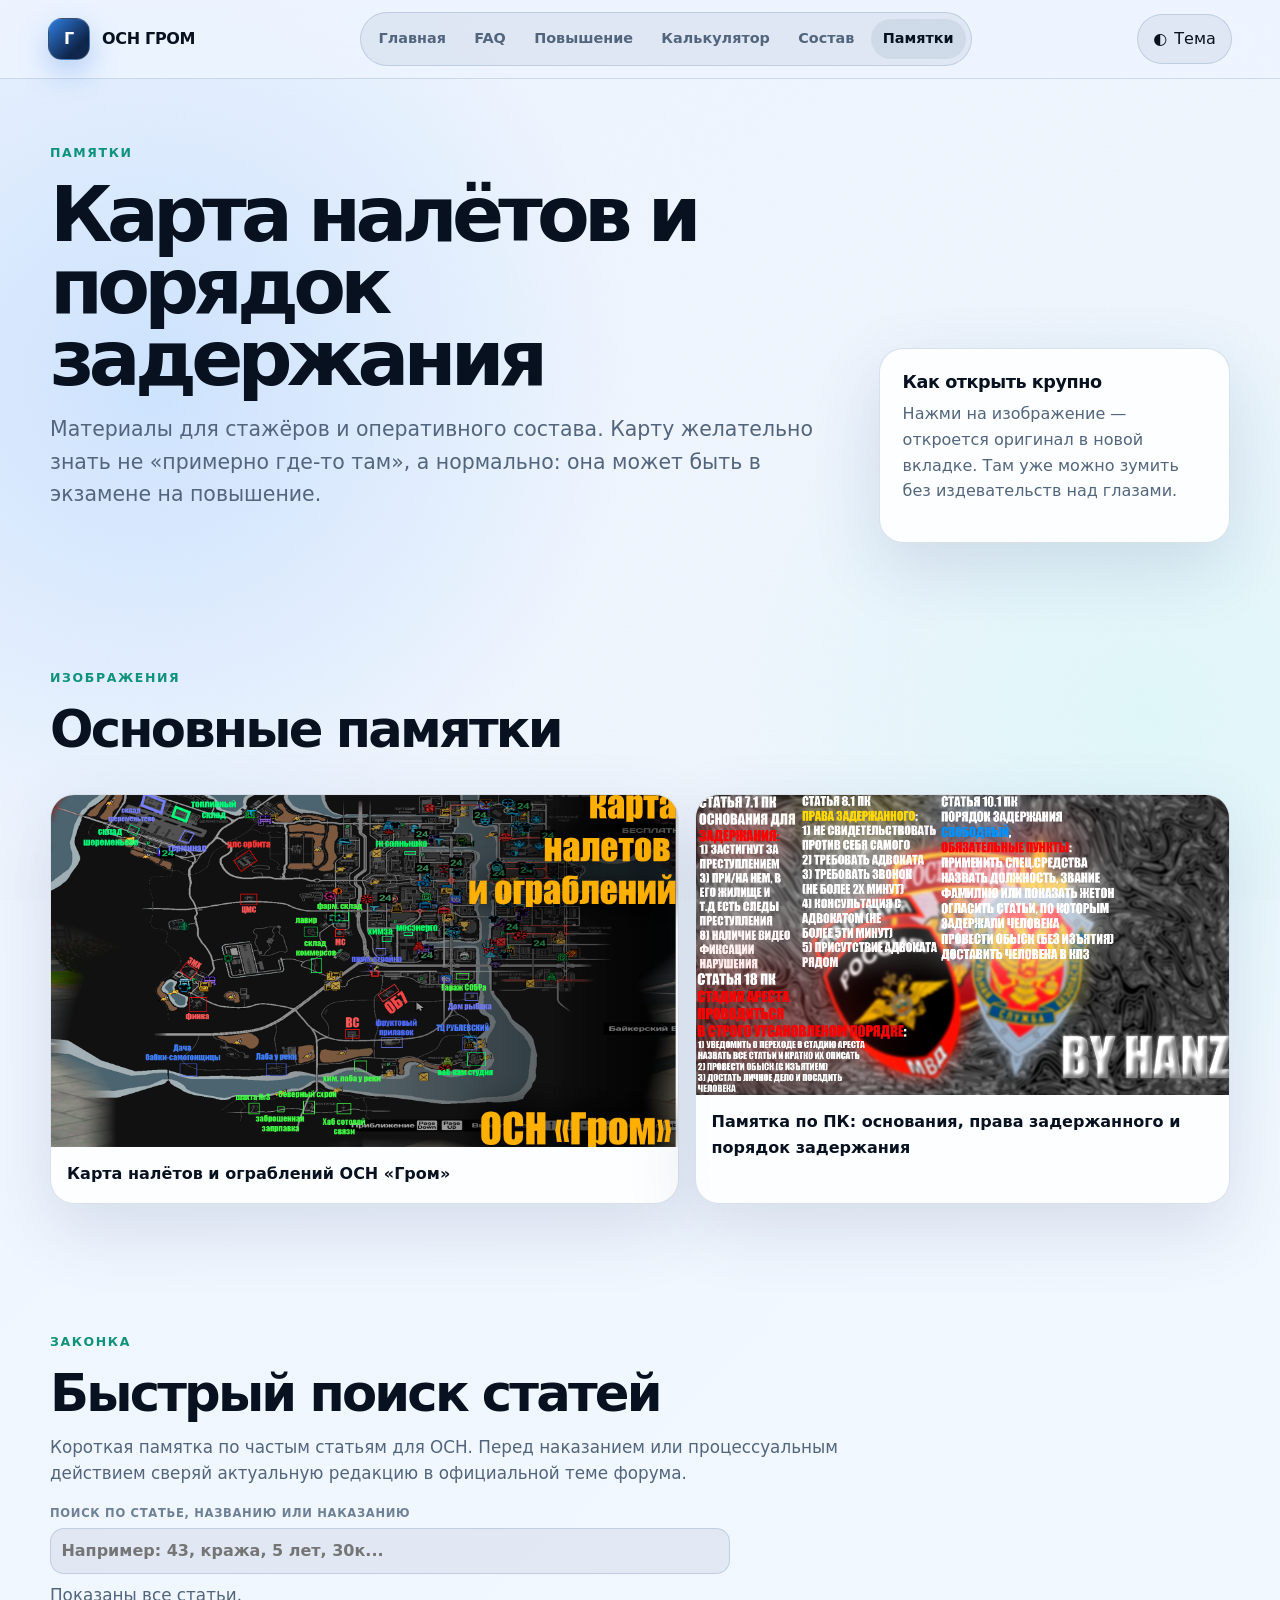
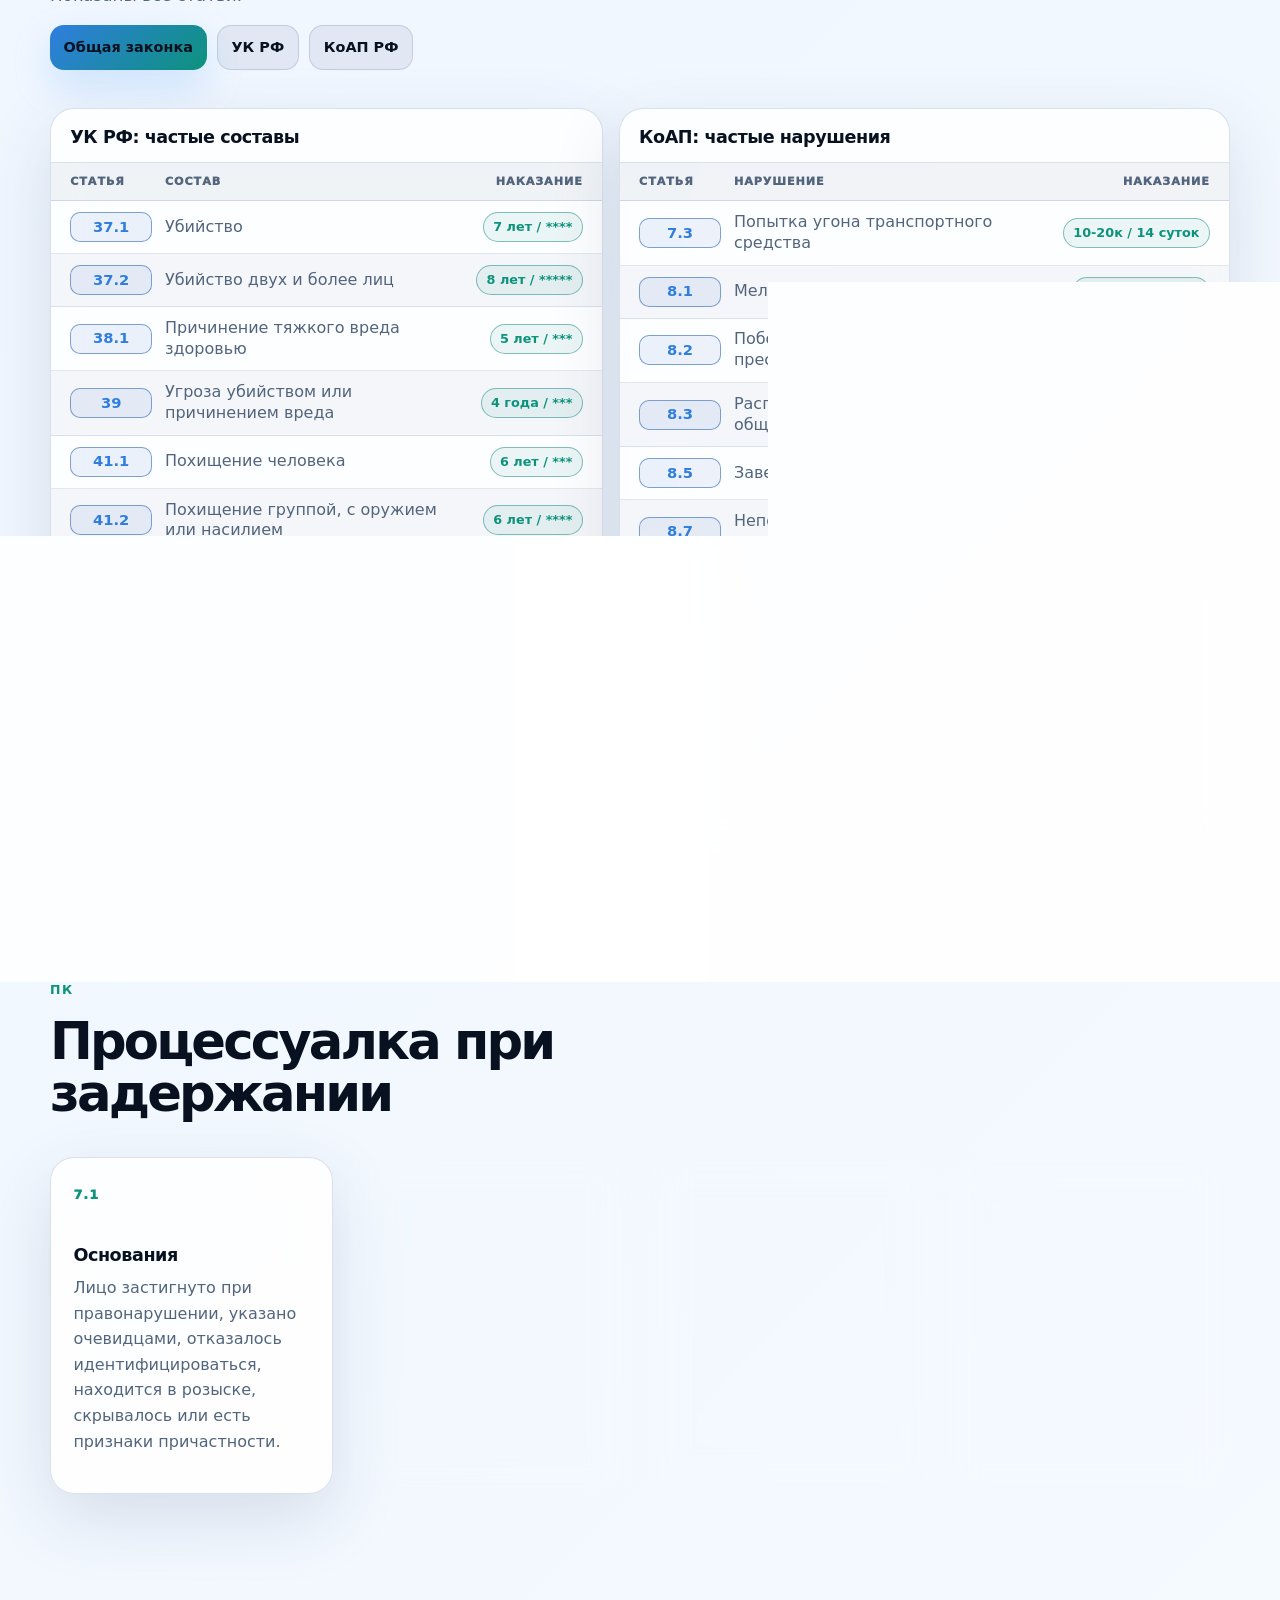
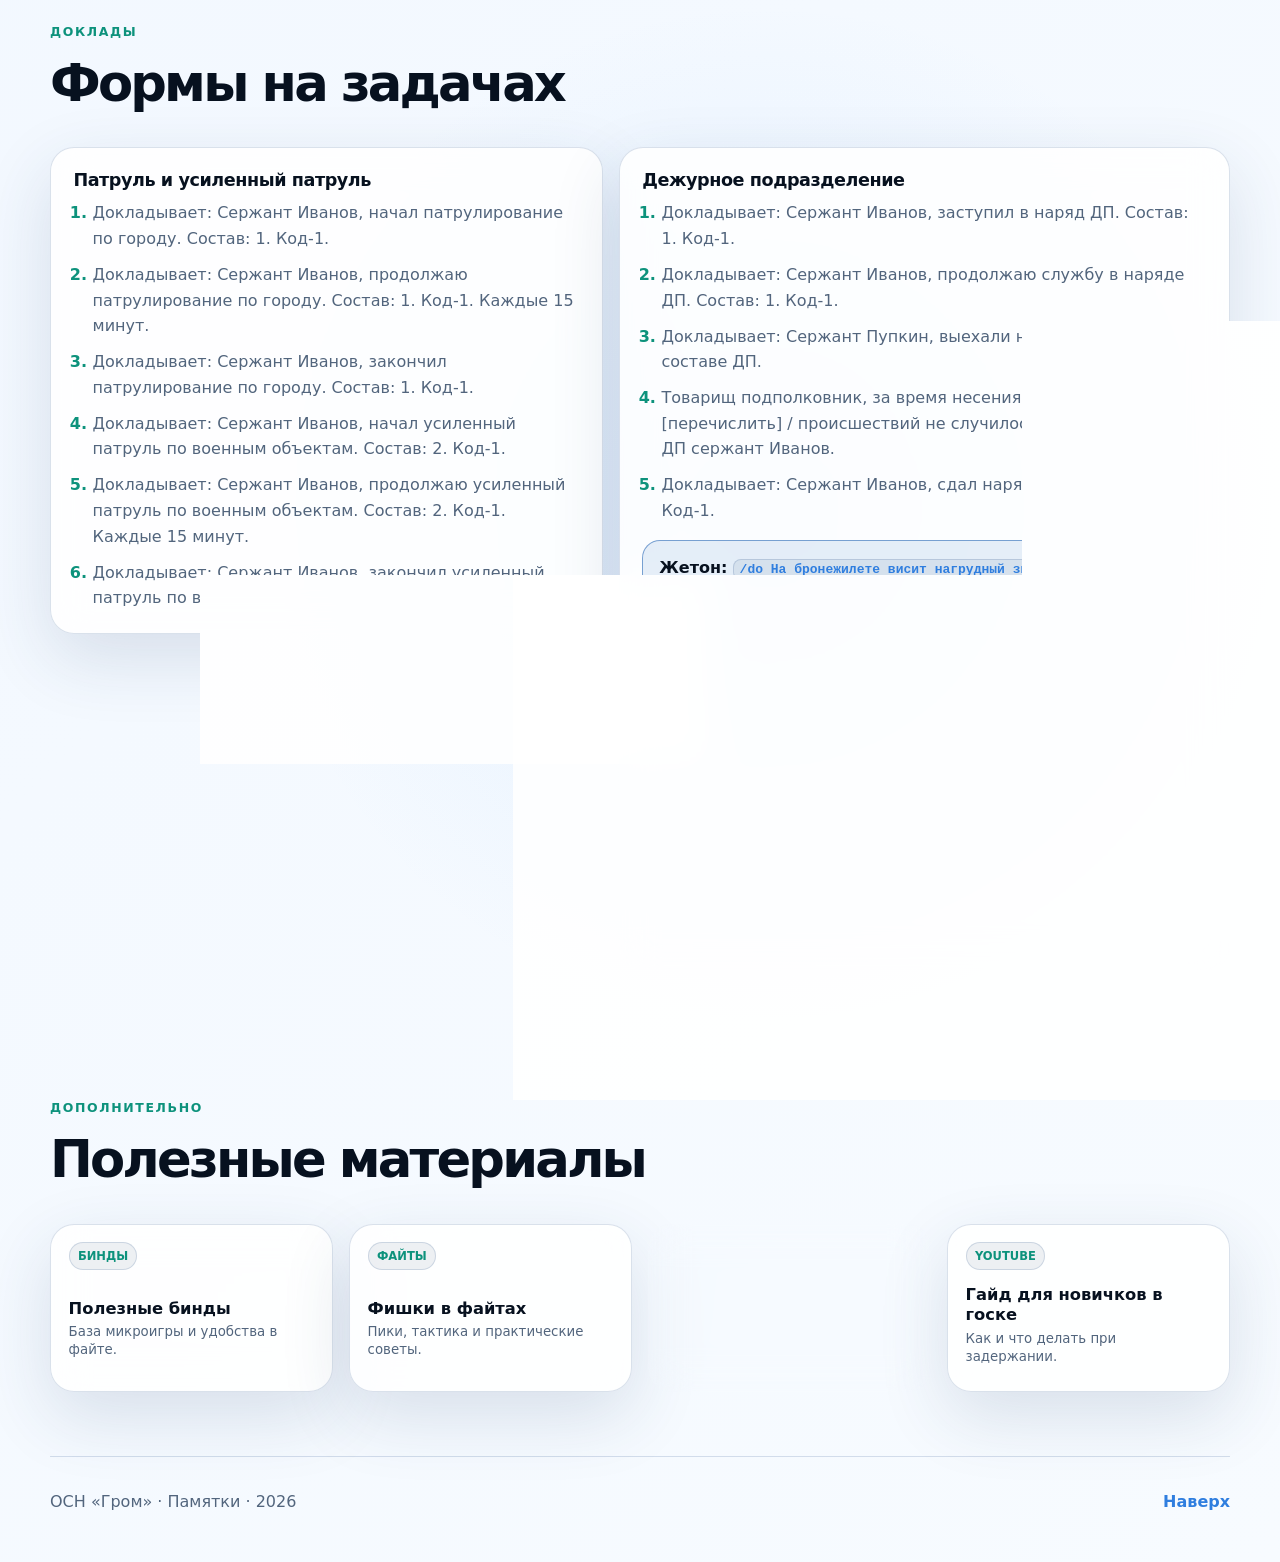
<file: memos.html>
<!doctype html>
<html lang="ru" data-theme="dark">
<head>
  <meta charset="utf-8">
  <meta name="viewport" content="width=device-width, initial-scale=1">
  <meta name="description" content="Памятки ОСН Гром: карта налётов и ограблений, порядок задержания и полезные материалы.">
  <meta name="theme-color" content="#0d2448">
  <title>Памятки · ОСН «Гром»</title>
  <link rel="icon" href="assets/img/favicon.svg" type="image/svg+xml">
  <link rel="stylesheet" href="assets/css/style.css?v=20260611-5">
</head>
<body data-page="memos">
  <div class="noise" aria-hidden="true"></div>

  <header class="site-header" id="top">
    <a class="brand" href="index.html" aria-label="На главную"><span class="brand__mark">Г</span><span class="brand__text">ОСН <strong>Гром</strong></span></a>
    <nav class="main-nav" aria-label="Основная навигация">
      <a href="index.html" data-nav="home">Главная</a>
      <a href="faq.html" data-nav="faq">FAQ</a>
      <a href="promotion.html" data-nav="promotion">Повышение</a>
      <a href="calculator.html" data-nav="calculator">Калькулятор</a>
      <a href="roster.html" data-nav="roster">Состав</a>
      <a href="memos.html" data-nav="memos">Памятки</a>
    </nav>
    <button class="theme-toggle" type="button" id="themeToggle" aria-label="Переключить тему"><span aria-hidden="true">◐</span><span class="theme-toggle__text">Тема</span></button>
  </header>

  <main>
    <section class="page-hero section-pad section-pad--tight" aria-labelledby="page-title">
      <div class="reveal">
        <p class="eyebrow">Памятки</p>
        <h1 id="page-title">Карта налётов и порядок задержания</h1>
        <p class="page-hero__lead">Материалы для стажёров и оперативного состава. Карту желательно знать не «примерно где-то там», а нормально: она может быть в экзамене на повышение.</p>
      </div>
      <aside class="glass panel reveal">
        <h3>Как открыть крупно</h3>
        <p class="muted">Нажми на изображение — откроется оригинал в новой вкладке. Там уже можно зумить без издевательств над глазами.</p>
      </aside>
    </section>

    <section class="section section-pad section-pad--tight" aria-labelledby="memos-title">
      <div class="section__head reveal">
        <p class="eyebrow">Изображения</p>
        <h2 id="memos-title">Основные памятки</h2>
      </div>
      <div class="memo-grid">
        <figure class="memo-card reveal">
          <a href="assets/img/raid-map.png" target="_blank" rel="noopener noreferrer">
            <img src="assets/img/raid-map.png" alt="Карта налётов и ограблений ОСН Гром">
          </a>
          <figcaption>Карта налётов и ограблений ОСН «Гром»</figcaption>
        </figure>
        <figure class="memo-card reveal">
          <a href="assets/img/arrest-memo.png" target="_blank" rel="noopener noreferrer">
            <img src="assets/img/arrest-memo.png" alt="Памятка по основаниям и порядку задержания">
          </a>
          <figcaption>Памятка по ПК: основания, права задержанного и порядок задержания</figcaption>
        </figure>
      </div>
    </section>

    <section class="section section-pad section-pad--tight law-section" id="law-cheatsheet" aria-labelledby="law-title">
      <div class="section__head reveal">
        <p class="eyebrow">Законка</p>
        <h2 id="law-title">Быстрый поиск статей</h2>
        <p>Короткая памятка по частым статьям для ОСН. Перед наказанием или процессуальным действием сверяй актуальную редакцию в официальной теме форума.</p>
        <label class="field law-search">
          <span class="mini-label">поиск по статье, названию или наказанию</span>
          <input id="lawSearch" type="search" placeholder="Например: 43, кража, 5 лет, 30к...">
        </label>
        <p class="muted law-search__status" id="lawSearchStatus">Показаны все статьи.</p>
        <div class="inline-actions inline-actions--compact">
          <a class="btn btn--primary" href="https://forum.rmrp.ru/forums/laws/" target="_blank" rel="noopener noreferrer">Общая законка</a>
          <a class="btn btn--ghost" href="https://forum.rmrp.ru/threads/ugolovnyj-kodeks-rossijskoj-federacii.58209/" target="_blank" rel="noopener noreferrer">УК РФ</a>
          <a class="btn btn--ghost" href="https://forum.rmrp.ru/threads/kodeks-ob-administrativnyx-pravonarushenijax-rossijskoj-federacii.58229/" target="_blank" rel="noopener noreferrer">КоАП РФ</a>
        </div>
      </div>

      <div class="split-layout law-layout">
        <article class="panel reveal">
          <h3>УК РФ: частые составы</h3>
          <div class="law-table-head" aria-hidden="true"><span>Статья</span><span>Состав</span><span>Наказание</span></div>
          <div class="law-list" data-law-list>
            <article class="law-item" data-law-item><strong>37.1</strong><span>Убийство</span><em>7 лет / ****</em></article>
            <article class="law-item" data-law-item><strong>37.2</strong><span>Убийство двух и более лиц</span><em>8 лет / *****</em></article>
            <article class="law-item" data-law-item><strong>38.1</strong><span>Причинение тяжкого вреда здоровью</span><em>5 лет / ***</em></article>
            <article class="law-item" data-law-item><strong>39</strong><span>Угроза убийством или причинением вреда</span><em>4 года / ***</em></article>
            <article class="law-item" data-law-item><strong>41.1</strong><span>Похищение человека</span><em>6 лет / ***</em></article>
            <article class="law-item" data-law-item><strong>41.2</strong><span>Похищение группой, с оружием или насилием</span><em>6 лет / ****</em></article>
            <article class="law-item" data-law-item><strong>42</strong><span>Незаконное лишение свободы</span><em>4 года / ***</em></article>
            <article class="law-item" data-law-item><strong>43</strong><span>Проникновение в жилище</span><em>20к / 3 года / **</em></article>
            <article class="law-item" data-law-item><strong>44</strong><span>Кража</span><em>30к / 3 года / **</em></article>
            <article class="law-item" data-law-item><strong>46.1</strong><span>Грабёж</span><em>4 года / **</em></article>
            <article class="law-item" data-law-item><strong>46.2</strong><span>Грабёж группой лиц</span><em>5 лет / ***</em></article>
            <article class="law-item" data-law-item><strong>47.1</strong><span>Разбой</span><em>5 лет / ***</em></article>
            <article class="law-item" data-law-item><strong>48</strong><span>Уничтожение или повреждение чужого имущества</span><em>35к / 2 года / **</em></article>
            <article class="law-item" data-law-item><strong>48.1</strong><span>Порча государственной собственности</span><em>50к / 3 года / ***</em></article>
            <article class="law-item" data-law-item><strong>49.1</strong><span>Угон без цели хищения</span><em>35к / 2 года / **</em></article>
            <article class="law-item" data-law-item><strong>49.2</strong><span>Угон государственного транспорта без цели хищения</span><em>100к / 4 года / ****</em></article>
            <article class="law-item" data-law-item><strong>55</strong><span>Захват заложника</span><em>7 лет / ******</em></article>
            <article class="law-item" data-law-item><strong>56</strong><span>Ложное сообщение об акте терроризма</span><em>6 лет / ****</em></article>
            <article class="law-item" data-law-item><strong>62.1</strong><span>Незаконное проникновение на закрытую территорию</span><em>40к / 4 года / ***</em></article>
            <article class="law-item" data-law-item><strong>63.1</strong><span>Незаконное оружие, патроны или материалы от 100 штук</span><em>4 года / ***</em></article>
            <article class="law-item" data-law-item><strong>63.2</strong><span>Ношение или хранение бронежилета 3/4 класса</span><em>4 года / ***</em></article>
            <article class="law-item" data-law-item><strong>63.3</strong><span>Открытое ношение оружия в общественном месте</span><em>5 лет / ***</em></article>
            <article class="law-item" data-law-item><strong>63.4</strong><span>Применение или использование оружия</span><em>6 лет / ****</em></article>
            <article class="law-item" data-law-item><strong>64</strong><span>Хранение/перевозка наркотиков без цели сбыта</span><em>5 лет / ***</em></article>
            <article class="law-item" data-law-item><strong>64.1</strong><span>Производство, сбыт или пересылка наркотиков</span><em>6 лет / ****</em></article>
            <article class="law-item" data-law-item><strong>67.1</strong><span>Отказ от уплаты штрафа до 30к</span><em>3 года / ***</em></article>
            <article class="law-item" data-law-item><strong>67.2</strong><span>Отказ от уплаты штрафа от 30к до 50к</span><em>5 лет / ***</em></article>
            <article class="law-item" data-law-item><strong>67.3</strong><span>Отказ от уплаты штрафа 50к+</span><em>6 лет / ****</em></article>
            <article class="law-item" data-law-item><strong>68.1</strong><span>ДТП с тяжким вредом здоровью</span><em>3 года / ***</em></article>
            <article class="law-item" data-law-item><strong>68.2</strong><span>ДТП, повлекшее смерть человека</span><em>4 года / ****</em></article>
            <article class="law-item" data-law-item><strong>68.3</strong><span>Неисполнение предписаний</span><em>20к / 2 года / **</em></article>
            <article class="law-item" data-law-item><strong>68.4</strong><span>Наезд на человека</span><em>30к / 2 года / **</em></article>
            <article class="law-item" data-law-item><strong>79</strong><span>Взятка</span><em>8 лет / ******</em></article>
            <article class="law-item" data-law-item><strong>87.1</strong><span>Побег из места лишения свободы, из-под ареста или задержания</span><em>4 года / ***</em></article>
            <article class="law-item" data-law-item><strong>87.2</strong><span>Побег группой либо с насилием без опасности для жизни</span><em>6 лет / ****</em></article>
            <article class="law-item" data-law-item><strong>87.3</strong><span>Побег с опасным насилием, заложниками или угрозой жизни</span><em>8 лет / *****</em></article>
            <article class="law-item" data-law-item><strong>89</strong><span>Посягательство на жизнь сотрудника</span><em>6 лет / ****</em></article>
            <article class="law-item" data-law-item><strong>90.1</strong><span>Применение насилия, не опасного для сотрудника</span><em>4 года / ***</em></article>
            <article class="law-item" data-law-item><strong>90.2</strong><span>Причинение тяжкого вреда сотруднику</span><em>6 лет / ****</em></article>
            <article class="law-item" data-law-item><strong>90.3</strong><span>Угроза сотруднику</span><em>2 года / **</em></article>
            <article class="law-item" data-law-item><strong>91</strong><span>Оскорбление представителя власти</span><em>50к / 3 года / **</em></article>
            <article class="law-item" data-law-item><strong>92.1</strong><span>Документы с поддельной фотографией</span><em>250-500к</em></article>
            <article class="law-item" data-law-item><strong>92.2</strong><span>Подделка документов, жетонов, печатей или бланков</span><em>6 лет / ****</em></article>
            <article class="law-item" data-law-item><strong>93</strong><span>Помеха государственному служащему</span><em>25к / 3 года / **</em></article>
            <article class="law-item" data-law-item><strong>94</strong><span>Присвоение полномочий должностного лица</span><em>350к / 6 лет / ***</em></article>
            <article class="law-item" data-law-item><strong>96.1</strong><span>Порча памятников</span><em>150к / 2 года / **</em></article>
            <article class="law-item" data-law-item><strong>96.2</strong><span>Порча памятников группой лиц</span><em>300к / 6 лет / ***</em></article>
          </div>
        </article>

        <article class="panel reveal">
          <h3>КоАП: частые нарушения</h3>
          <div class="law-table-head" aria-hidden="true"><span>Статья</span><span>Нарушение</span><span>Наказание</span></div>
          <div class="law-list" data-law-list>
            <article class="law-item" data-law-item><strong>7.3</strong><span>Попытка угона транспортного средства</span><em>10-20к / 14 суток</em></article>
            <article class="law-item" data-law-item><strong>8.1</strong><span>Мелкое хулиганство</span><em>10-30к / 7 суток</em></article>
            <article class="law-item" data-law-item><strong>8.2</strong><span>Побои без состава уголовного преступления</span><em>20-30к / 7 суток</em></article>
            <article class="law-item" data-law-item><strong>8.3</strong><span>Распитие алкоголя или опьянение в общественном месте</span><em>5-15к</em></article>
            <article class="law-item" data-law-item><strong>8.5</strong><span>Заведомо ложный вызов</span><em>10-20к</em></article>
            <article class="law-item" data-law-item><strong>8.7</strong><span>Неповиновение законному распоряжению</span><em>15-30к / 14 суток</em></article>
            <article class="law-item" data-law-item><strong>8.8</strong><span>Клевета</span><em>10-20к</em></article>
            <article class="law-item" data-law-item><strong>8.9</strong><span>Невыполнение требований прокурора, следователя или дознавателя</span><em>10-20к</em></article>
            <article class="law-item" data-law-item><strong>8.11</strong><span>Нарушение правил поведения на охраняемых территориях</span><em>10-20к</em></article>
            <article class="law-item" data-law-item><strong>8.12</strong><span>Ношение масок в общественном месте</span><em>10-15к</em></article>
            <article class="law-item" data-law-item><strong>8.13</strong><span>Открытое ношение холодного оружия в общественном месте</span><em>15-20к</em></article>
            <article class="law-item" data-law-item><strong>8.14</strong><span>Курение в общественном месте</span><em>5-10к</em></article>
            <article class="law-item" data-law-item><strong>9.1.1</strong><span>Управление транспортом без документов</span><em>30к</em></article>
            <article class="law-item" data-law-item><strong>9.1.2</strong><span>Отсутствие действующего водительского удостоверения</span><em>30к</em></article>
            <article class="law-item" data-law-item><strong>9.2</strong><span>Непредоставление документов по требованию</span><em>15к / лишение</em></article>
            <article class="law-item" data-law-item><strong>9.3</strong><span>Незарегистрированное ТС, нет/скрыты ГРЗ</span><em>30к / лишение</em></article>
            <article class="law-item" data-law-item><strong>9.4</strong><span>Тонировка более 75% на передних/лобовом стеклах</span><em>15к</em></article>
            <article class="law-item" data-law-item><strong>9.5</strong><span>Технические неполадки</span><em>30к</em></article>
            <article class="law-item" data-law-item><strong>9.6</strong><span>Нарушение ПДД пешеходами и велосипедистами</span><em>35к</em></article>
            <article class="law-item" data-law-item><strong>9.8</strong><span>Игнорирование требования остановки</span><em>30к / 14 суток</em></article>
            <article class="law-item" data-law-item><strong>9.9</strong><span>Несоблюдение требований дорожных знаков и разметки</span><em>25к</em></article>
            <article class="law-item" data-law-item><strong>9.10</strong><span>Опасное использование приоритета со спецсигналами</span><em>50к</em></article>
            <article class="law-item" data-law-item><strong>9.11</strong><span>Нарушение правил использования аварийных сигналов</span><em>10к</em></article>
            <article class="law-item" data-law-item><strong>9.12</strong><span>Управление транспортом с выключенными фарами</span><em>10к</em></article>
            <article class="law-item" data-law-item><strong>9.13</strong><span>Использование звукового сигнала в нарушение ПДД</span><em>5к</em></article>
            <article class="law-item" data-law-item><strong>9.14</strong><span>Проезд на красный свет</span><em>25к</em></article>
            <article class="law-item" data-law-item><strong>9.15</strong><span>Проезд стоп-линии</span><em>35к</em></article>
            <article class="law-item" data-law-item><strong>9.18</strong><span>Поворот не с крайней полосы</span><em>15к</em></article>
            <article class="law-item" data-law-item><strong>9.19</strong><span>Поворот в нарушение ПДД</span><em>15к</em></article>
            <article class="law-item" data-law-item><strong>9.20</strong><span>Движение по встречной полосе</span><em>30к / лишение</em></article>
            <article class="law-item" data-law-item><strong>9.22</strong><span>Выезд на полосу встречного движения</span><em>20к</em></article>
            <article class="law-item" data-law-item><strong>9.25</strong><span>Движение по разделительным полосам и обочинам</span><em>5к</em></article>
            <article class="law-item" data-law-item><strong>9.27</strong><span>Обгон транспорта с включенными ПМСЦ и СЗС</span><em>40к</em></article>
            <article class="law-item" data-law-item><strong>9.28</strong><span>Обгон в случаях, когда манёвр запрещён</span><em>10к</em></article>
            <article class="law-item" data-law-item><strong>9.29</strong><span>Препятствование обгону</span><em>10к</em></article>
            <article class="law-item" data-law-item><strong>9.30</strong><span>Остановка или стоянка на/перед пешеходным переходом</span><em>15к</em></article>
            <article class="law-item" data-law-item><strong>9.31</strong><span>Остановка на автобусной остановке или ближе 15 м</span><em>10к</em></article>
            <article class="law-item" data-law-item><strong>9.32</strong><span>Остановка, повлекшая помеху движению</span><em>30к</em></article>
            <article class="law-item" data-law-item><strong>9.33</strong><span>Нарушение иных правил остановки или стоянки</span><em>10к</em></article>
            <article class="law-item" data-law-item><strong>9.37</strong><span>Непредоставление преимущества спецтранспорту с маячками и спецсигналом</span><em>20к</em></article>
            <article class="law-item" data-law-item><strong>9.41</strong><span>Оставление места ДТП</span><em>15к</em></article>
            <article class="law-item" data-law-item><strong>9.42</strong><span>Управление транспортом в состоянии опьянения</span><em>30к / лишение</em></article>
            <article class="law-item" data-law-item><strong>9.43</strong><span>Отказ от медицинского освидетельствования</span><em>30к / лишение</em></article>
            <article class="law-item" data-law-item><strong>9.44</strong><span>Опасное вождение</span><em>40к / лишение</em></article>
            <article class="law-item" data-law-item><strong>9.45.1</strong><span>Превышение скорости не более чем на 20 км/ч</span><em>5к</em></article>
            <article class="law-item" data-law-item><strong>9.45.2</strong><span>Превышение скорости более чем на 20, но не более 40 км/ч</span><em>10к</em></article>
            <article class="law-item" data-law-item><strong>9.45.3</strong><span>Превышение скорости более чем на 40, но не более 80 км/ч</span><em>15к</em></article>
            <article class="law-item" data-law-item><strong>9.45.4</strong><span>Превышение скорости более чем на 80 км/ч</span><em>25к / лишение</em></article>
          </div>
        </article>
      </div>
    </section>

    <section class="section section-pad section-pad--tight" aria-labelledby="procedure-title">
      <div class="section__head reveal">
        <p class="eyebrow">ПК</p>
        <h2 id="procedure-title">Процессуалка при задержании</h2>
      </div>
      <div class="cards cards--four">
        <article class="card reveal"><span class="card__icon">7.1</span><h3>Основания</h3><p>Лицо застигнуто при правонарушении, указано очевидцами, отказалось идентифицироваться, находится в розыске, скрывалось или есть признаки причастности.</p></article>
        <article class="card reveal"><span class="card__icon">8.1</span><h3>Права</h3><p>Не свидетельствовать против себя, требовать адвоката, присутствие адвоката на процессуальных действиях, консультация 5 минут, звонок 2 минуты.</p></article>
        <article class="card reveal"><span class="card__icon">10</span><h3>Порядок</h3><p>Надеть наручники, идентифицировать лицо, инкриминировать статьи, провести первичный обыск, посадить в авто и доставить в КПЗ.</p></article>
        <article class="card reveal"><span class="card__icon">19</span><h3>Личный обыск</h3><p>Проводится со справкой причины. Проверяются оружие, реагенты, наркотики, материалы, бронежилет и незаконное имущество.</p></article>
      </div>
    </section>

    <section class="section section-pad section-pad--tight" aria-labelledby="reports-title">
      <div class="section__head reveal">
        <p class="eyebrow">Доклады</p>
        <h2 id="reports-title">Формы на задачах</h2>
      </div>
      <div class="split-layout">
        <article class="panel reveal">
          <h3>Патруль и усиленный патруль</h3>
          <ol class="clean-list numbered-list">
            <li>Докладывает: Сержант Иванов, начал патрулирование по городу. Состав: 1. Код-1.</li>
            <li>Докладывает: Сержант Иванов, продолжаю патрулирование по городу. Состав: 1. Код-1. Каждые 15 минут.</li>
            <li>Докладывает: Сержант Иванов, закончил патрулирование по городу. Состав: 1. Код-1.</li>
            <li>Докладывает: Сержант Иванов, начал усиленный патруль по военным объектам. Состав: 2. Код-1.</li>
            <li>Докладывает: Сержант Иванов, продолжаю усиленный патруль по военным объектам. Состав: 2. Код-1. Каждые 15 минут.</li>
            <li>Докладывает: Сержант Иванов, закончил усиленный патруль по военным объектам. Состав: 2. Код-1.</li>
          </ol>
        </article>

        <article class="panel reveal">
          <h3>Дежурное подразделение</h3>
          <ol class="clean-list numbered-list">
            <li>Докладывает: Сержант Иванов, заступил в наряд ДП. Состав: 1. Код-1.</li>
            <li>Докладывает: Сержант Иванов, продолжаю службу в наряде ДП. Состав: 1. Код-1.</li>
            <li>Докладывает: Сержант Пупкин, выехали на [куда выехали] в составе ДП.</li>
            <li>Товарищ подполковник, за время несения службы произошло [перечислить] / происшествий не случилось. Доложил старший ДП сержант Иванов.</li>
            <li>Докладывает: Сержант Иванов, сдал наряд ДП. Состав: 1. Код-1.</li>
          </ol>
          <div class="info-box">Жетон: <code>/do На бронежилете висит нагрудный знак : «УВД | ОСН ГРОМ | Позывной | NN-й».</code><br><small>NN — две последние цифры статистического ID на сервере.</small></div>
          <div class="badge-generator" aria-label="Быстрое копирование жетона">
            <label class="field">
              <span class="mini-label">позывной</span>
              <input id="badgeCallsign" type="text" placeholder="Кириешка">
            </label>
            <label class="field">
              <span class="mini-label">статический ID</span>
              <input id="badgeServiceId" type="text" inputmode="numeric" placeholder="345-856">
            </label>
            <label class="field field--full">
              <span class="mini-label">готовая строка</span>
              <textarea id="badgeTemplate" spellcheck="false" readonly></textarea>
            </label>
            <button class="btn btn--primary" type="button" id="copyBadgeBtn">Скопировать жетон</button>
            <p class="copy-status" id="badgeCopyStatus" aria-live="polite"></p>
          </div>
        </article>
      </div>
    </section>

    <section class="section section-pad section-pad--tight" aria-labelledby="extra-title">
      <div class="section__head reveal">
        <p class="eyebrow">Дополнительно</p>
        <h2 id="extra-title">Полезные материалы</h2>
      </div>
      <div class="link-grid">
        <a class="link-card reveal" href="https://docs.google.com/document/d/1x31XL4vYkFiCjhF8DSeRmN09f1IGxYYYoBGHONJ3rbc/edit?tab=t.0" target="_blank" rel="noopener noreferrer"><span>Бинды</span><strong>Полезные бинды</strong><small>База микроигры и удобства в файте.</small></a>
        <a class="link-card reveal" href="https://docs.google.com/document/d/1YcbHNGRJb8wwlZr4e8ibdaLKbB0k2Idejl-RPVOhh4I/edit?tab=t.0" target="_blank" rel="noopener noreferrer"><span>Файты</span><strong>Фишки в файтах</strong><small>Пики, тактика и практические советы.</small></a>
        <a class="link-card reveal" href="https://docs.google.com/document/d/1UEMqrTwDaEuA3knNLKJPqgd16IpWfe2eyBakgK-RMYM/edit?tab=t.0" target="_blank" rel="noopener noreferrer"><span>ПК</span><strong>Оптимизация ПК</strong><small>Настройки, редуксы и производительность.</small></a>
        <a class="link-card reveal" href="https://youtu.be/xtBuWWfqmdA?si=IxQL5aAaKD0K0ABA" target="_blank" rel="noopener noreferrer"><span>YouTube</span><strong>Гайд для новичков в госке</strong><small>Как и что делать при задержании.</small></a>
      </div>
    </section>
  </main>

  <footer class="site-footer">
    <p>ОСН «Гром» · Памятки · <span id="year"></span></p>
    <a href="#top">Наверх</a>
  </footer>

  <script src="assets/js/common.js" defer></script>
  <script>
    document.addEventListener('DOMContentLoaded', () => {
      const input = document.getElementById('lawSearch');
      const status = document.getElementById('lawSearchStatus');
      const items = Array.from(document.querySelectorAll('[data-law-item]'));
      if (!input || !items.length) return;

      const normalize = (value) => String(value || '')
        .toLowerCase()
        .replace(/ё/g, 'е')
        .replace(/[.\-–—]/g, ' ')
        .replace(/\s+/g, ' ')
        .trim();

      function updateLawSearch() {
        const query = normalize(input.value);
        let visible = 0;

        items.forEach((item) => {
          const matches = !query || normalize(item.textContent).includes(query);
          item.classList.toggle('is-hidden', !matches);
          if (matches) visible += 1;
        });

        if (status) {
          status.textContent = query
            ? `Найдено: ${visible} из ${items.length}.`
            : 'Показаны все статьи.';
        }
      }

      input.addEventListener('input', updateLawSearch);
      updateLawSearch();

      const badgeCallsign = document.getElementById('badgeCallsign');
      const badgeServiceId = document.getElementById('badgeServiceId');
      const badgeTemplate = document.getElementById('badgeTemplate');
      const copyBadgeBtn = document.getElementById('copyBadgeBtn');
      const badgeCopyStatus = document.getElementById('badgeCopyStatus');

      function updateBadgeTemplate() {
        if (!badgeTemplate) return;
        const callsign = (badgeCallsign?.value || '').trim() || 'Позывной';
        const digits = String(badgeServiceId?.value || '').replace(/\D/g, '');
        const badgeNumber = digits.length >= 2 ? digits.slice(-2) : 'NN';
        badgeTemplate.value = `/do На бронежилете висит нагрудный знак : «УВД | ОСН ГРОМ | ${callsign} | ${badgeNumber}-й».`;
      }

      async function copyBadgeTemplate() {
        if (!badgeTemplate) return;
        try {
          if (navigator.clipboard && window.isSecureContext) {
            await navigator.clipboard.writeText(badgeTemplate.value);
          } else {
            badgeTemplate.removeAttribute('readonly');
            badgeTemplate.select();
            document.execCommand('copy');
            badgeTemplate.setAttribute('readonly', '');
          }
          if (badgeCopyStatus) badgeCopyStatus.textContent = 'Жетон скопирован.';
        } catch {
          if (badgeCopyStatus) badgeCopyStatus.textContent = 'Не вышло скопировать автоматически. Выделите текст вручную.';
        }
        window.clearTimeout(copyBadgeTemplate.timeoutId);
        copyBadgeTemplate.timeoutId = window.setTimeout(() => {
          if (badgeCopyStatus) badgeCopyStatus.textContent = '';
        }, 2800);
      }

      [badgeCallsign, badgeServiceId].forEach((inputNode) => {
        if (inputNode) inputNode.addEventListener('input', updateBadgeTemplate);
      });
      if (copyBadgeBtn) copyBadgeBtn.addEventListener('click', copyBadgeTemplate);
      updateBadgeTemplate();
    });
  </script>
</body>
</html>
</file>
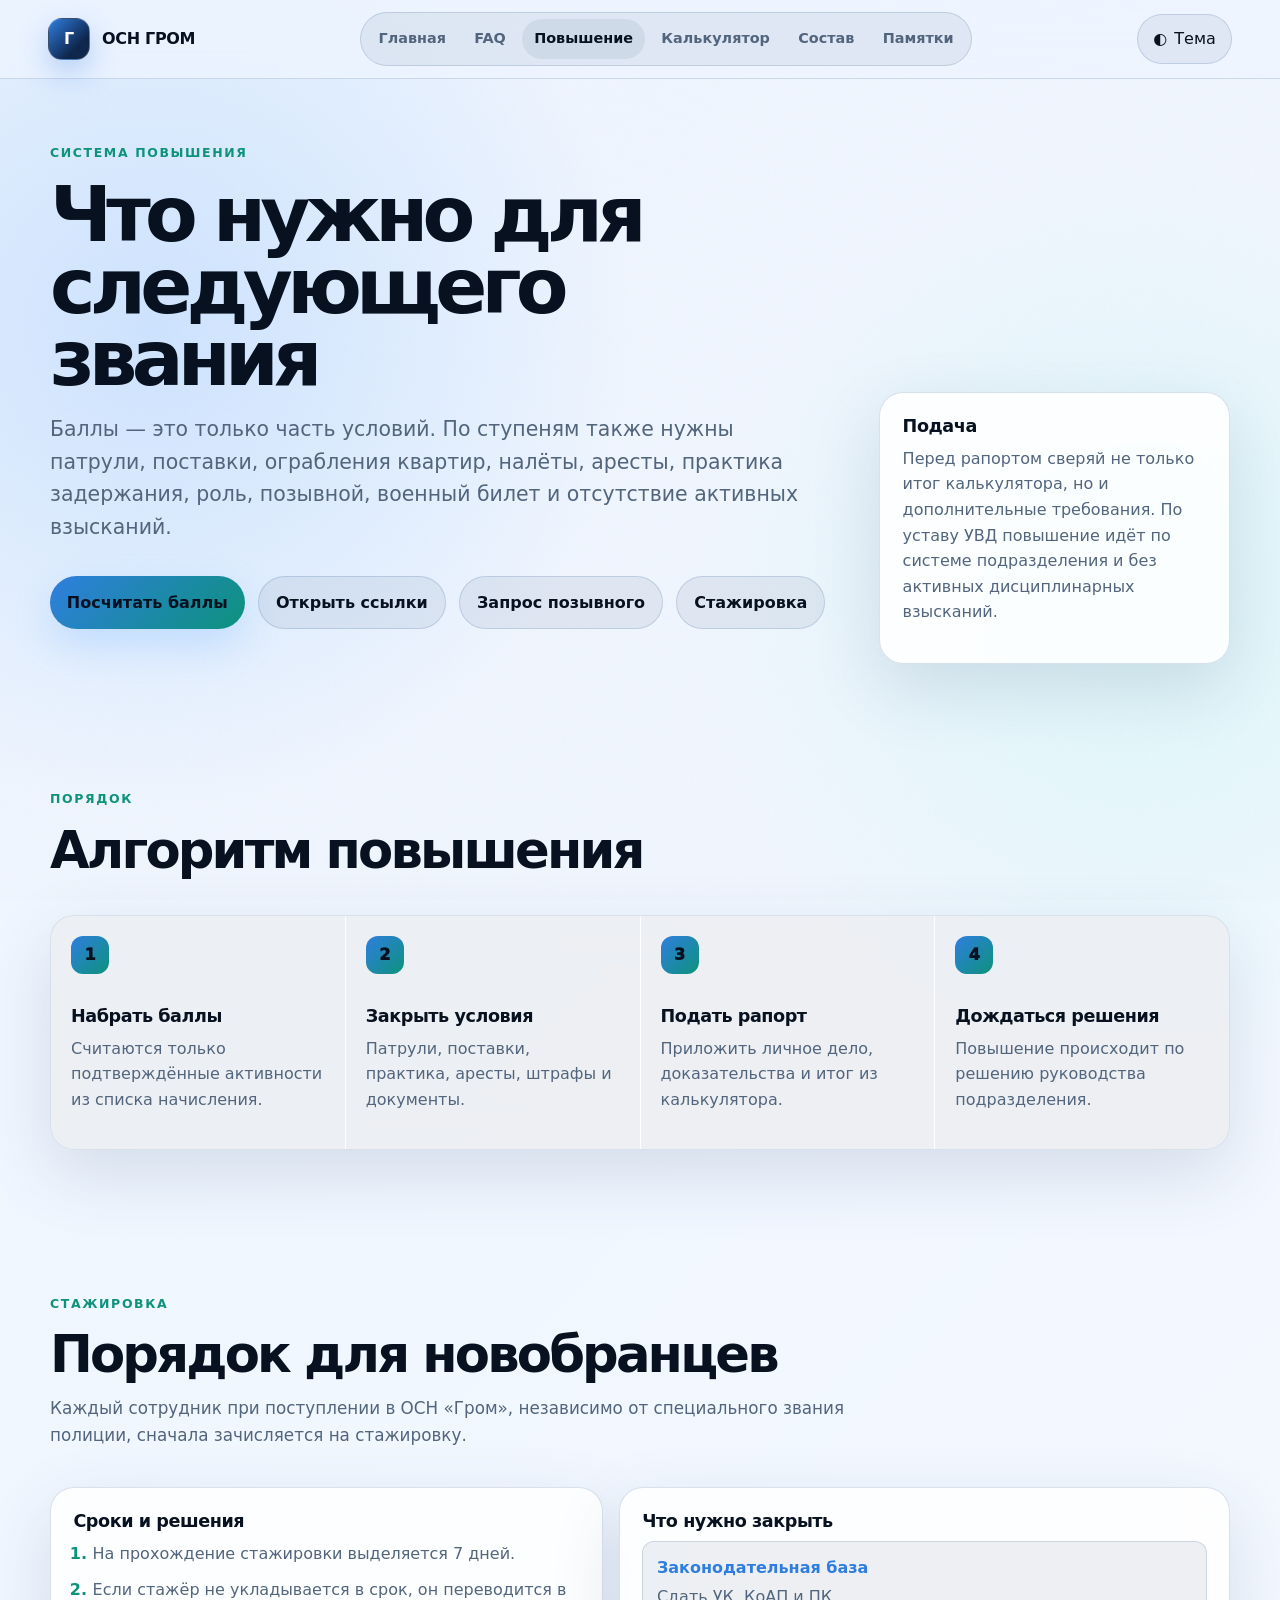
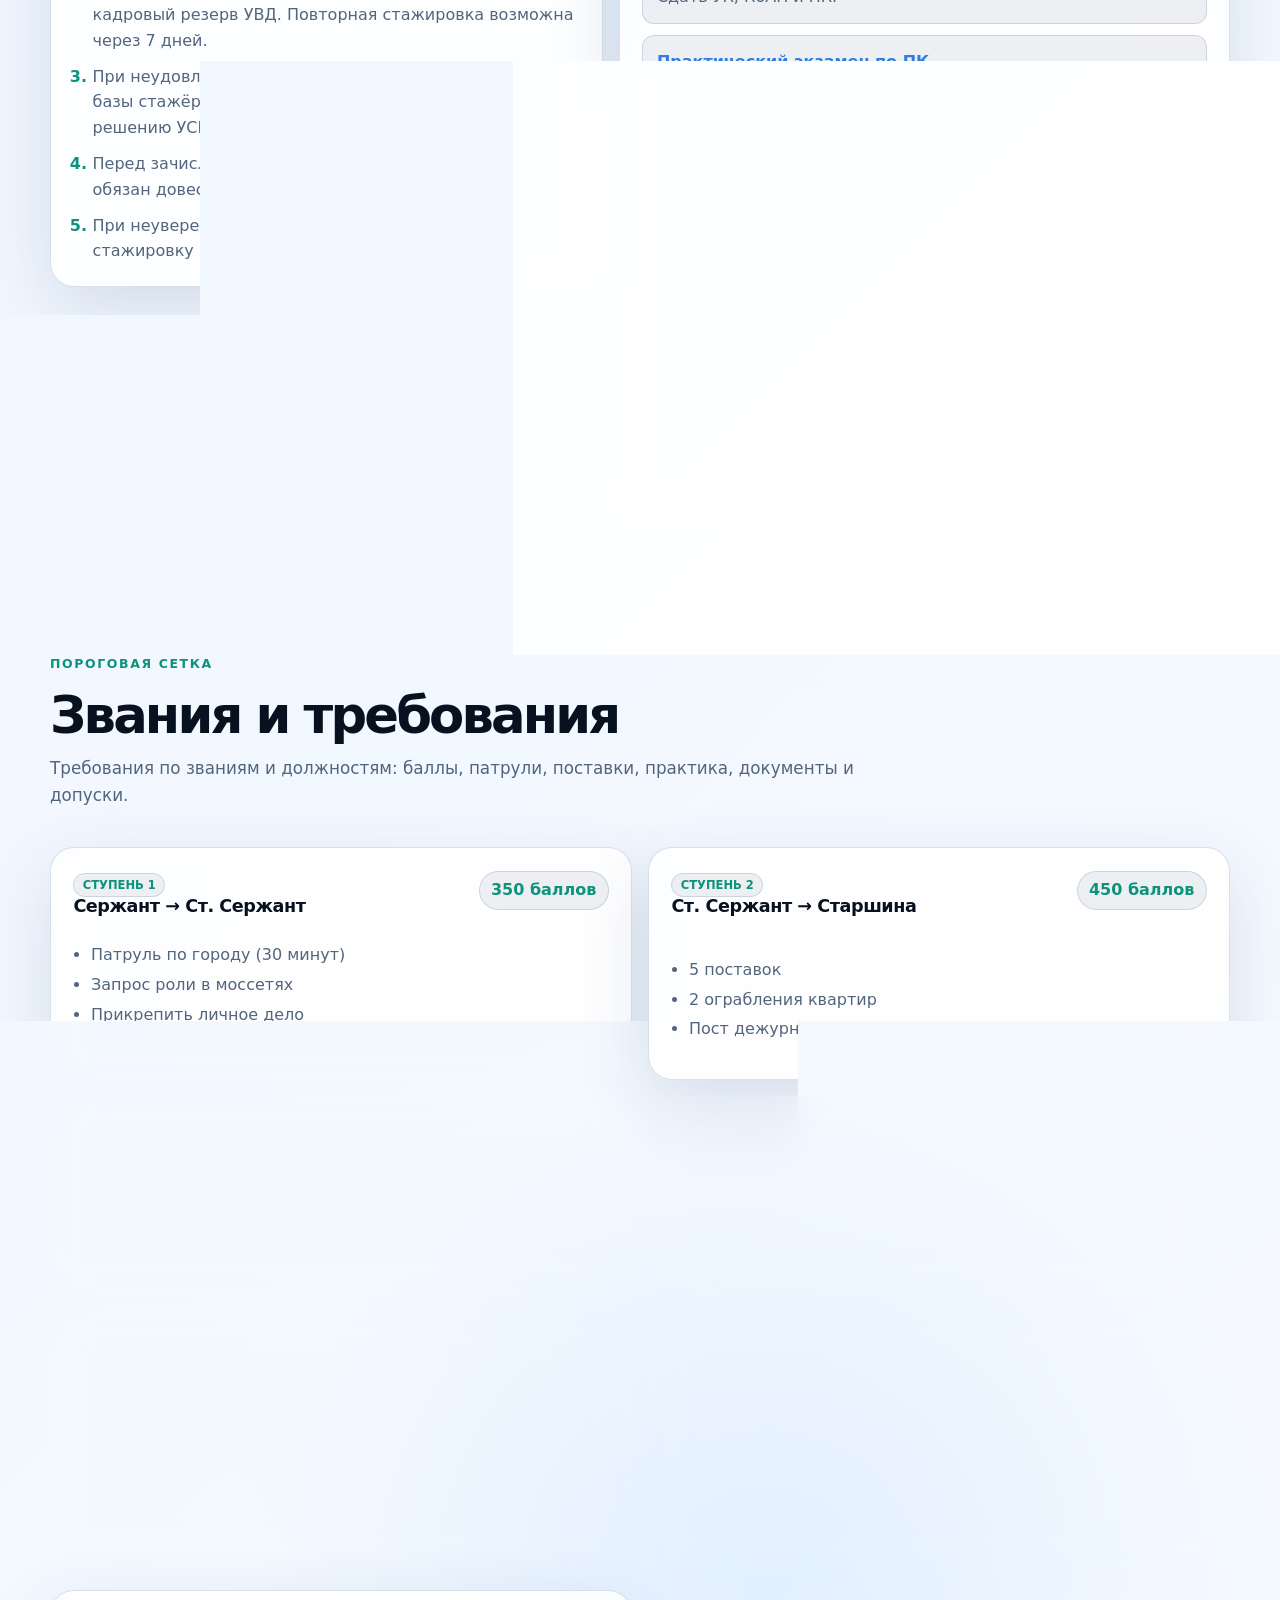
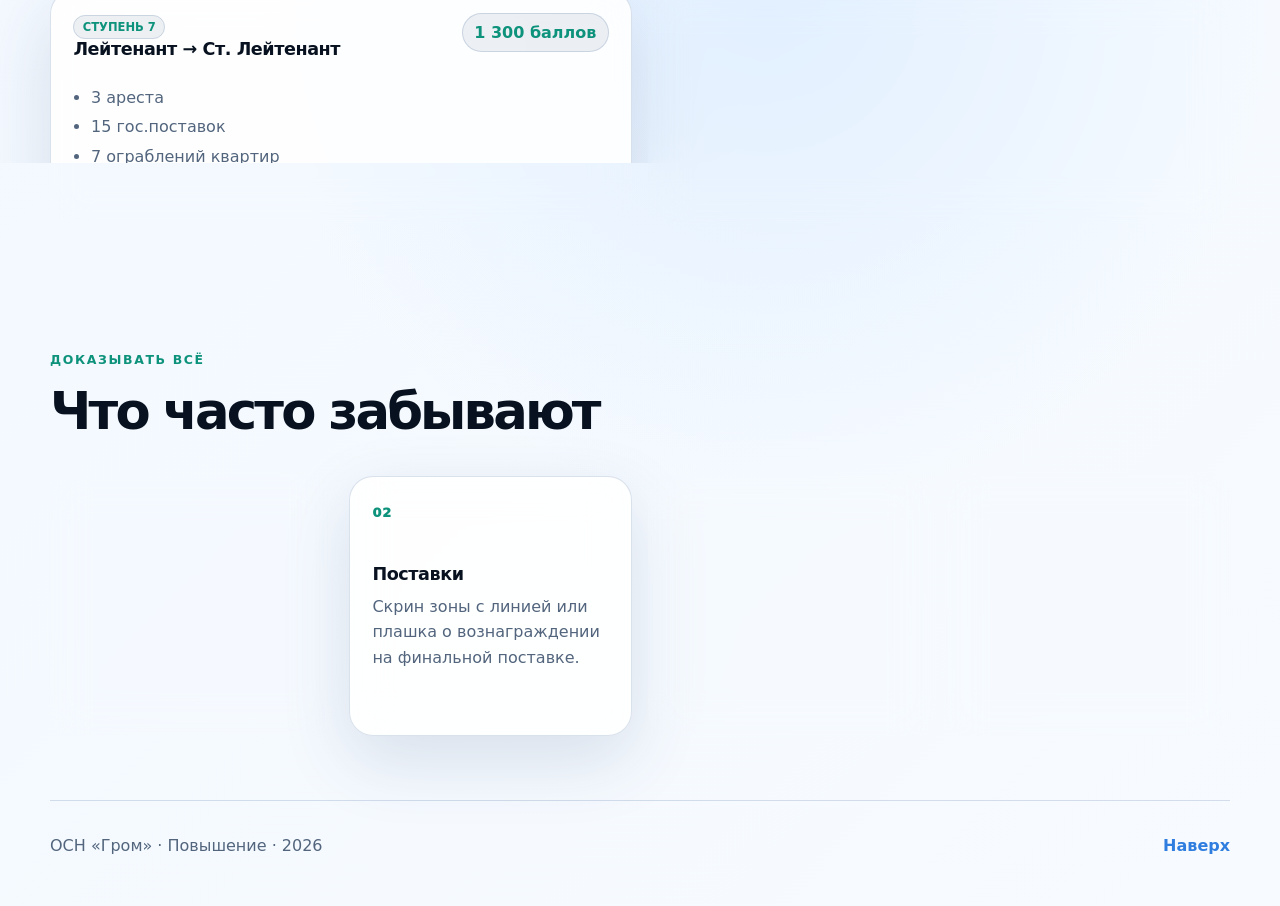
<file: promotion.html>
<!doctype html>
<html lang="ru" data-theme="dark">
<head>
  <meta charset="utf-8">
  <meta name="viewport" content="width=device-width, initial-scale=1">
  <meta name="description" content="Система повышения ОСН Гром: требования по званиям, баллы, патрули, поставки, практика и документы.">
  <meta name="theme-color" content="#0d2448">
  <title>Повышение · ОСН «Гром»</title>
  <link rel="icon" href="assets/img/favicon.svg" type="image/svg+xml">
  <link rel="stylesheet" href="assets/css/style.css">
</head>
<body data-page="promotion">
  <div class="noise" aria-hidden="true"></div>

  <header class="site-header" id="top">
    <a class="brand" href="index.html" aria-label="На главную"><span class="brand__mark">Г</span><span class="brand__text">ОСН <strong>Гром</strong></span></a>
    <nav class="main-nav" aria-label="Основная навигация">
      <a href="index.html" data-nav="home">Главная</a>
      <a href="faq.html" data-nav="faq">FAQ</a>
      <a href="promotion.html" data-nav="promotion">Повышение</a>
      <a href="calculator.html" data-nav="calculator">Калькулятор</a>
      <a href="roster.html" data-nav="roster">Состав</a>
      <a href="memos.html" data-nav="memos">Памятки</a>
    </nav>
    <button class="theme-toggle" type="button" id="themeToggle" aria-label="Переключить тему"><span aria-hidden="true">◐</span><span class="theme-toggle__text">Тема</span></button>
  </header>

  <main>
    <section class="page-hero section-pad section-pad--tight" aria-labelledby="page-title">
      <div class="reveal">
        <p class="eyebrow">Система повышения</p>
        <h1 id="page-title">Что нужно для следующего звания</h1>
        <p class="page-hero__lead">Баллы — это только часть условий. По ступеням также нужны патрули, поставки, ограбления квартир, налёты, аресты, практика задержания, роль, позывной, военный билет и отсутствие активных взысканий.</p>
        <div class="inline-actions">
          <a class="btn btn--primary" href="calculator.html">Посчитать баллы</a>
          <a class="btn btn--ghost" href="faq.html#links">Открыть ссылки</a>
          <a class="btn btn--ghost" href="faq.html#callsign-request">Запрос позывного</a>
          <a class="btn btn--ghost" href="#internship">Стажировка</a>
        </div>
      </div>
      <aside class="glass panel reveal">
        <h3>Подача</h3>
        <p class="muted">Перед рапортом сверяй не только итог калькулятора, но и дополнительные требования. По уставу УВД повышение идёт по системе подразделения и без активных дисциплинарных взысканий.</p>
      </aside>
    </section>

    <section class="section section-pad section-pad--tight" aria-labelledby="process-title">
      <div class="section__head reveal">
        <p class="eyebrow">Порядок</p>
        <h2 id="process-title">Алгоритм повышения</h2>
      </div>
      <div class="process reveal">
        <div class="process__item"><span>1</span><h3>Набрать баллы</h3><p>Считаются только подтверждённые активности из списка начисления.</p></div>
        <div class="process__item"><span>2</span><h3>Закрыть условия</h3><p>Патрули, поставки, практика, аресты, штрафы и документы.</p></div>
        <div class="process__item"><span>3</span><h3>Подать рапорт</h3><p>Приложить личное дело, доказательства и итог из калькулятора.</p></div>
        <div class="process__item"><span>4</span><h3>Дождаться решения</h3><p>Повышение происходит по решению руководства подразделения.</p></div>
      </div>
    </section>

    <section class="section section-pad section-pad--tight" id="internship" aria-labelledby="internship-title">
      <div class="section__head reveal">
        <p class="eyebrow">Стажировка</p>
        <h2 id="internship-title">Порядок для новобранцев</h2>
        <p>Каждый сотрудник при поступлении в ОСН «Гром», независимо от специального звания полиции, сначала зачисляется на стажировку.</p>
      </div>
      <div class="split-layout">
        <article class="panel reveal">
          <h3>Сроки и решения</h3>
          <ol class="clean-list numbered-list">
            <li>На прохождение стажировки выделяется 7 дней.</li>
            <li>Если стажёр не укладывается в срок, он переводится в кадровый резерв УВД. Повторная стажировка возможна через 7 дней.</li>
            <li>При неудовлетворительных знаниях законодательной базы стажёр переводится в кадровый резерв УВД и по решению УСБ направляется на переаттестацию.</li>
            <li>Перед зачислением инструктор или старший состав обязан довести условия стажировки до новобранца.</li>
            <li>При неуверенности или отказе повторное заявление на стажировку разрешено через 3 дня.</li>
          </ol>
        </article>

        <article class="panel reveal">
          <h3>Что нужно закрыть</h3>
          <div class="hierarchy-list">
            <div><strong>Законодательная база</strong><span>Сдать УК, КоАП и ПК.</span></div>
            <div><strong>Практический экзамен по ПК</strong><span>Проверить порядок задержания, права задержанного и действия сотрудника.</span></div>
            <div><strong>Жетон и патруль</strong><span>Проверить отыгровку жетона и пройти патруль с руководством или инструктором ОСН.</span></div>
            <div><strong>Точки и практика</strong><span>Знать точки поставок/налётов и пройти практику разминирования по отдельному файлу.</span></div>
            <div><strong>Беседа и поручительство</strong><span>Пройти беседу с руководством подразделения или УВД и получить поручительство оперативника/инструктора.</span></div>
          </div>
        </article>
      </div>
    </section>

    <section class="section section-pad section-pad--tight" aria-labelledby="rank-title">
      <div class="section__head reveal">
        <p class="eyebrow">Пороговая сетка</p>
        <h2 id="rank-title">Звания и требования</h2>
        <p>Требования по званиям и должностям: баллы, патрули, поставки, практика, документы и допуски.</p>
      </div>
      <div class="rank-grid" id="promotionCards"></div>
    </section>

    <section class="section section-pad section-pad--tight" aria-labelledby="proof-title">
      <div class="section__head reveal">
        <p class="eyebrow">Доказывать всё</p>
        <h2 id="proof-title">Что часто забывают</h2>
      </div>
      <div class="cards cards--four">
        <article class="card reveal"><span class="card__icon">01</span><h3>Патруль</h3><p>Нужны скрины начала, каждые 10 минут и окончания патруля.</p></article>
        <article class="card reveal"><span class="card__icon">02</span><h3>Поставки</h3><p>Скрин зоны с линией или плашка о вознаграждении на финальной поставке.</p></article>
        <article class="card reveal"><span class="card__icon">03</span><h3>ДП и усиленный патруль</h3><p>В докладах фиксируй заступление, продолжение и сдачу наряда.</p></article>
        <article class="card reveal"><span class="card__icon">04</span><h3>Устав</h3><p>Без активных взысканий и обхода системы повышения: это прямо закреплено в уставе УВД.</p></article>
      </div>
    </section>
  </main>

  <footer class="site-footer">
    <p>ОСН «Гром» · Повышение · <span id="year"></span></p>
    <a href="#top">Наверх</a>
  </footer>

  <script src="assets/js/common.js" defer></script>
  <script src="assets/js/site-data.js?v=20260704-1" defer></script>
  <script src="assets/js/calculator.js?v=20260704-1" defer></script>
</body>
</html>
</file>
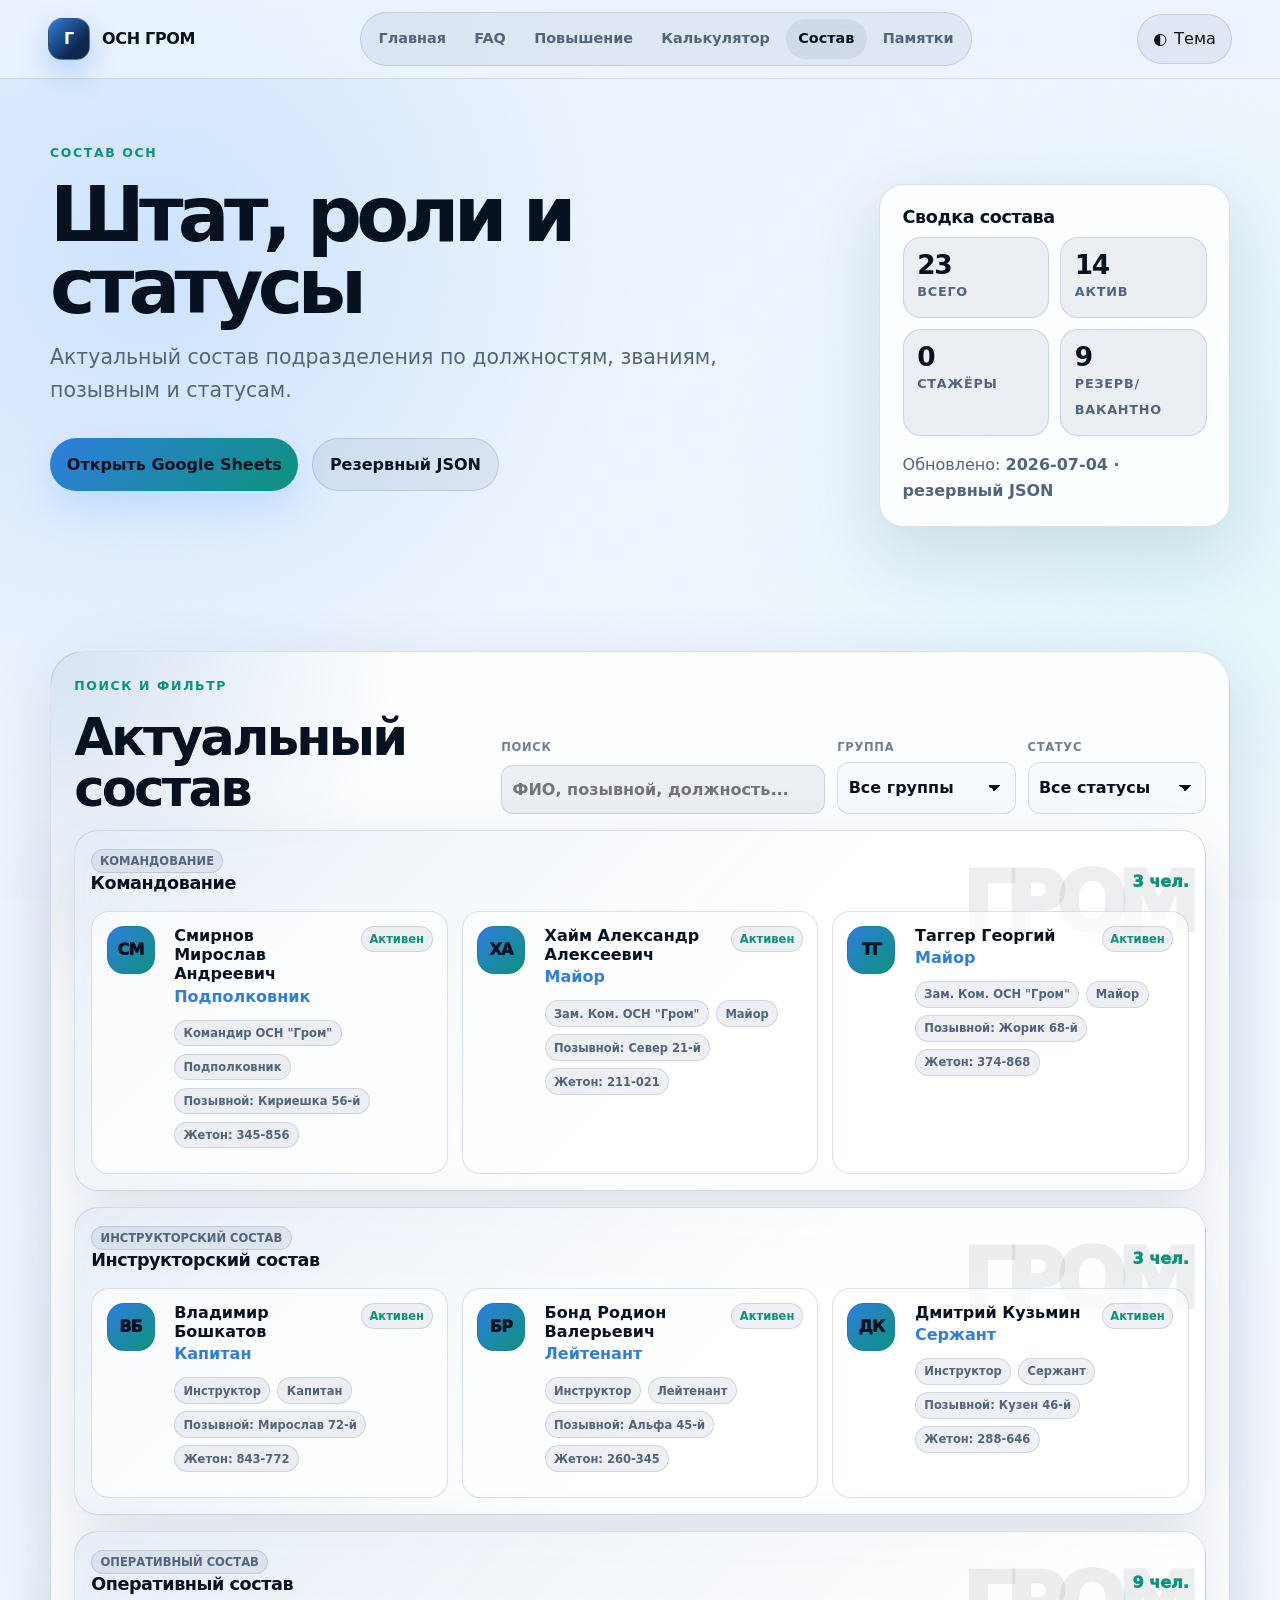
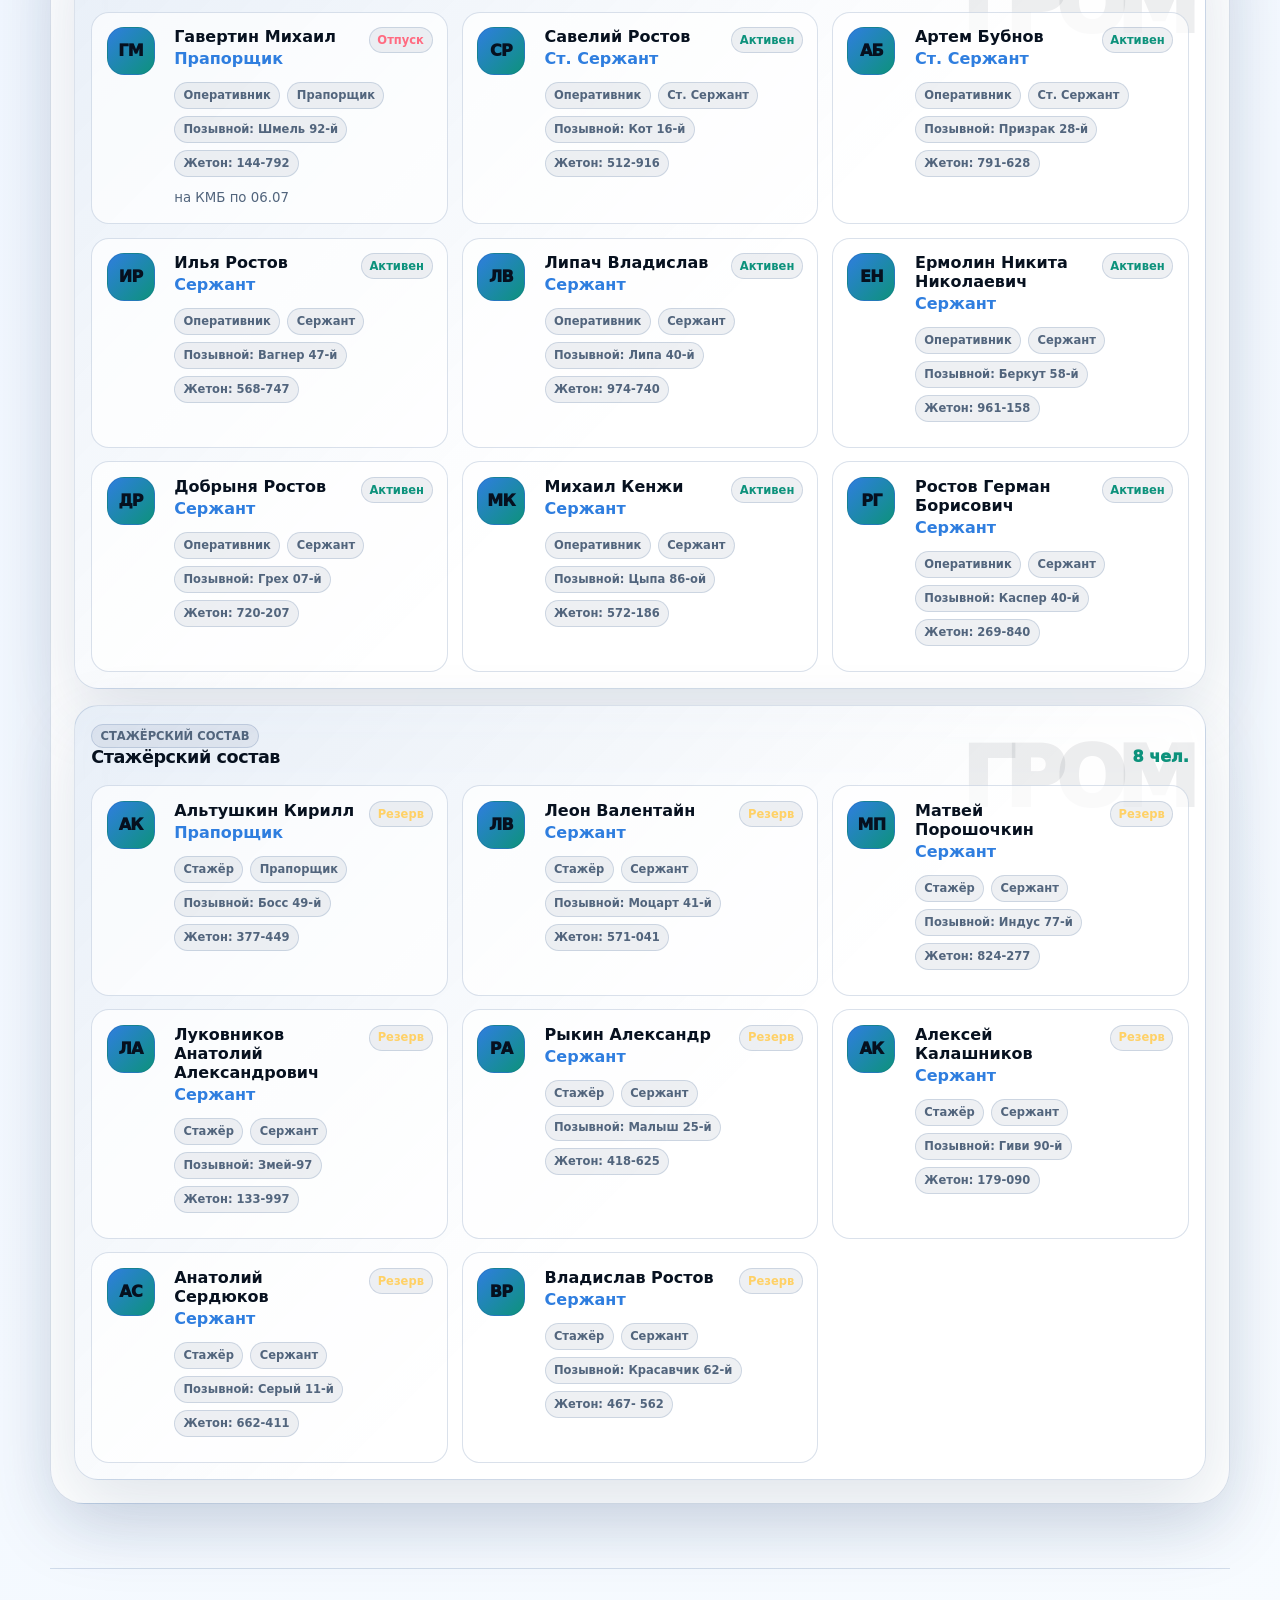
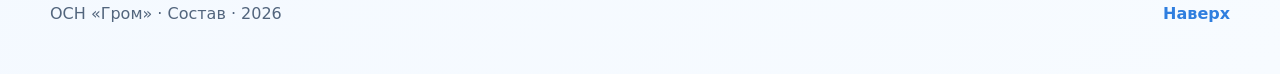
<file: roster.html>
<!doctype html>
<html lang="ru" data-theme="dark">
<head>
  <meta charset="utf-8">
  <meta name="viewport" content="width=device-width, initial-scale=1">
  <meta name="description" content="Состав ОСН Гром: командование, инструкторы, оперативники, стажёры и кадровый резерв.">
  <meta name="theme-color" content="#0d2448">
  <title>Состав · ОСН «Гром»</title>
  <link rel="icon" href="assets/img/favicon.svg" type="image/svg+xml">
  <link rel="stylesheet" href="assets/css/style.css">
</head>
<body data-page="roster">
  <div class="noise" aria-hidden="true"></div>

  <header class="site-header" id="top">
    <a class="brand" href="index.html" aria-label="На главную"><span class="brand__mark">Г</span><span class="brand__text">ОСН <strong>Гром</strong></span></a>
    <nav class="main-nav" aria-label="Основная навигация">
      <a href="index.html" data-nav="home">Главная</a>
      <a href="faq.html" data-nav="faq">FAQ</a>
      <a href="promotion.html" data-nav="promotion">Повышение</a>
      <a href="calculator.html" data-nav="calculator">Калькулятор</a>
      <a href="roster.html" data-nav="roster">Состав</a>
      <a href="memos.html" data-nav="memos">Памятки</a>
    </nav>
    <button class="theme-toggle" type="button" id="themeToggle" aria-label="Переключить тему"><span aria-hidden="true">◐</span><span class="theme-toggle__text">Тема</span></button>
  </header>

  <main>
    <section class="page-hero section-pad section-pad--tight" aria-labelledby="page-title">
      <div class="reveal">
        <p class="eyebrow">Состав ОСН</p>
        <h1 id="page-title">Штат, роли и статусы</h1>
        <p class="page-hero__lead">Актуальный состав подразделения по должностям, званиям, позывным и статусам.</p>
        <div class="inline-actions">
          <a class="btn btn--primary" href="https://docs.google.com/spreadsheets/d/1e4rEXR7FlKvlLoiWK41Aer0tLpqLuhXVbyrpipALhBQ/edit" target="_blank" rel="noopener noreferrer">Открыть Google Sheets</a>
          <a class="btn btn--ghost" href="data/roster.json" target="_blank" rel="noopener noreferrer">Резервный JSON</a>
        </div>
      </div>
      <aside class="glass panel reveal roster-summary-panel">
        <h3>Сводка состава</h3>
        <div class="roster-stats">
          <div><strong id="rosterTotal">0</strong><span>всего</span></div>
          <div><strong id="rosterActive">0</strong><span>актив</span></div>
          <div><strong id="rosterTrainee">0</strong><span>стажёры</span></div>
          <div><strong id="rosterReserve">0</strong><span>резерв/вакантно</span></div>
        </div>
        <p class="muted">Обновлено: <strong id="rosterUpdated">—</strong></p>
      </aside>
    </section>

    <section class="section section-pad section-pad--tight" aria-labelledby="roster-title">
      <div class="roster-board reveal">
        <div class="roster-board__head">
          <div>
            <p class="eyebrow">Поиск и фильтр</p>
            <h2 id="roster-title">Актуальный состав</h2>
          </div>
          <div class="roster-toolbar" aria-label="Фильтры состава">
            <label class="field">
              <span class="mini-label">поиск</span>
              <input id="rosterSearch" type="search" placeholder="ФИО, позывной, должность...">
            </label>
            <label class="field">
              <span class="mini-label">группа</span>
              <select id="rosterGroup">
                <option value="all">Все группы</option>
              </select>
            </label>
            <label class="field">
              <span class="mini-label">статус</span>
              <select id="rosterStatus">
                <option value="all">Все статусы</option>
                <option value="active">Активен</option>
                <option value="trainee">Стажёр</option>
                <option value="reserve">Резерв</option>
                <option value="leave">Отпуск</option>
                <option value="vacant">Вакантно</option>
              </select>
            </label>
          </div>
        </div>

        <div class="roster-grid roster-grid--v3" id="rosterRoot">
          <div class="empty-state">Загрузка состава...</div>
        </div>
      </div>
    </section>
  </main>

  <footer class="site-footer">
    <p>ОСН «Гром» · Состав · <span id="year"></span></p>
    <a href="#top">Наверх</a>
  </footer>

  <script src="assets/js/common.js" defer></script>
  <script src="assets/js/roster.js?v=20260611-2" defer></script>
</body>
</html>
</file>
<file: assets/css/style.css>
:root {
  color-scheme: dark;
  --bg: #07111f;
  --bg-2: #0b1a30;
  --surface: rgba(13, 27, 49, 0.82);
  --surface-strong: rgba(16, 37, 68, 0.96);
  --surface-soft: rgba(255, 255, 255, 0.065);
  --text: #eef6ff;
  --muted: #a9bbd4;
  --muted-2: #7f93ad;
  --line: rgba(173, 206, 255, 0.18);
  --primary: #58a6ff;
  --primary-2: #8cc8ff;
  --accent: #79ffe1;
  --warning: #ffd166;
  --danger: #ff6b81;
  --success: #79ffe1;
  --shadow: 0 24px 80px rgba(0, 0, 0, 0.35);
  --radius-xl: 34px;
  --radius-lg: 24px;
  --radius-md: 18px;
  --radius-sm: 12px;
  --container: 1180px;
  --header-height: 76px;
}

html[data-theme='light'] {
  color-scheme: light;
  --bg: #eef5ff;
  --bg-2: #f7fbff;
  --surface: rgba(255, 255, 255, 0.86);
  --surface-strong: rgba(255, 255, 255, 0.98);
  --surface-soft: rgba(14, 45, 88, 0.07);
  --text: #07111f;
  --muted: #52657d;
  --muted-2: #6e8096;
  --line: rgba(25, 71, 132, 0.16);
  --primary: #195fb7;
  --primary-2: #2f7edf;
  --accent: #0d927c;
  --shadow: 0 24px 70px rgba(38, 67, 108, 0.14);
}

* { box-sizing: border-box; }
html { scroll-behavior: smooth; scroll-padding-top: calc(var(--header-height) + 24px); }
body {
  min-width: 320px;
  margin: 0;
  font-family: Inter, ui-sans-serif, system-ui, -apple-system, BlinkMacSystemFont, "Segoe UI", Arial, sans-serif;
  color: var(--text);
  background:
    radial-gradient(circle at 12% 8%, rgba(88, 166, 255, 0.22), transparent 30rem),
    radial-gradient(circle at 90% 15%, rgba(121, 255, 225, 0.14), transparent 28rem),
    radial-gradient(circle at 60% 78%, rgba(88, 166, 255, 0.12), transparent 32rem),
    linear-gradient(135deg, var(--bg), var(--bg-2));
  line-height: 1.6;
}
body::before {
  position: fixed;
  inset: 0;
  z-index: -3;
  content: "";
  background:
    linear-gradient(rgba(255, 255, 255, 0.03) 1px, transparent 1px),
    linear-gradient(90deg, rgba(255, 255, 255, 0.03) 1px, transparent 1px);
  background-size: 42px 42px;
  mask-image: linear-gradient(to bottom, rgba(0, 0, 0, 0.8), transparent 90%);
}
.noise {
  position: fixed;
  inset: 0;
  z-index: -2;
  pointer-events: none;
  opacity: 0.12;
  background-image: url("data:image/svg+xml,%3Csvg xmlns='http://www.w3.org/2000/svg' width='160' height='160' viewBox='0 0 160 160'%3E%3Cfilter id='n'%3E%3CfeTurbulence type='fractalNoise' baseFrequency='.75' numOctaves='3' stitchTiles='stitch'/%3E%3C/filter%3E%3Crect width='160' height='160' filter='url(%23n)' opacity='.45'/%3E%3C/svg%3E");
}

img, svg { display: block; max-width: 100%; }
a { color: inherit; text-decoration: none; }
button, input, select, textarea { font: inherit; }
button { color: inherit; }
code {
  padding: 0.15rem 0.35rem;
  border: 1px solid var(--line);
  border-radius: 8px;
  color: var(--primary-2);
  background: var(--surface-soft);
}

.site-header {
  position: sticky;
  top: 0;
  z-index: 50;
  display: flex;
  align-items: center;
  justify-content: space-between;
  min-height: var(--header-height);
  padding: 0.75rem clamp(1rem, 4vw, 3rem);
  border-bottom: 1px solid var(--line);
  background: color-mix(in srgb, var(--bg) 74%, transparent);
  backdrop-filter: blur(18px);
}
.brand {
  display: inline-flex;
  align-items: center;
  gap: 0.75rem;
  min-width: max-content;
  font-weight: 850;
  letter-spacing: -0.02em;
}
.brand__mark {
  display: grid;
  width: 42px;
  height: 42px;
  place-items: center;
  border: 1px solid rgba(255, 255, 255, 0.18);
  border-radius: 14px;
  color: #fff;
  background: linear-gradient(135deg, #2f7edf, #0f274d 70%);
  box-shadow: 0 12px 30px rgba(30, 109, 218, 0.28);
}
.brand__text { font-size: 1rem; text-transform: uppercase; }
.main-nav {
  display: flex;
  align-items: center;
  gap: 0.25rem;
  padding: 0.35rem;
  border: 1px solid var(--line);
  border-radius: 999px;
  background: var(--surface-soft);
}
.main-nav a {
  padding: 0.55rem 0.76rem;
  border-radius: 999px;
  color: var(--muted);
  font-size: 0.9rem;
  font-weight: 800;
  white-space: nowrap;
  transition: 160ms ease;
}
.main-nav a:hover,
.main-nav a:focus-visible,
.main-nav a.is-active {
  color: var(--text);
  background: var(--surface-soft);
}
.header-actions { display: inline-flex; gap: .5rem; align-items: center; }
.theme-toggle, .mini-btn, .btn, .icon-btn {
  border: 0;
  cursor: pointer;
  transition: transform 160ms ease, border-color 160ms ease, background 160ms ease, color 160ms ease, opacity 160ms ease;
}
.theme-toggle, .icon-btn {
  display: inline-flex;
  align-items: center;
  gap: 0.45rem;
  min-width: max-content;
  padding: 0.72rem 0.95rem;
  border: 1px solid var(--line);
  border-radius: 999px;
  color: var(--text);
  background: var(--surface-soft);
}
.theme-toggle:hover, .mini-btn:hover, .btn:hover, .icon-btn:hover { transform: translateY(-1px); }
.theme-toggle:focus-visible, .mini-btn:focus-visible, .btn:focus-visible, .icon-btn:focus-visible,
.link-card:focus-visible, input:focus-visible, textarea:focus-visible, select:focus-visible, .memo-card a:focus-visible {
  outline: 3px solid color-mix(in srgb, var(--primary) 50%, transparent);
  outline-offset: 3px;
}

.section-pad {
  width: min(var(--container), calc(100% - clamp(2rem, 6vw, 5rem)));
  margin-inline: auto;
  padding: clamp(4rem, 8vw, 7rem) 0;
}
.section-pad--tight { padding-block: clamp(2.5rem, 6vw, 4rem); }
.hero {
  display: grid;
  grid-template-columns: minmax(0, 1.05fr) minmax(320px, 0.7fr);
  gap: clamp(2rem, 5vw, 5rem);
  align-items: center;
  min-height: calc(88vh - var(--header-height));
}
.page-hero {
  display: grid;
  grid-template-columns: minmax(0, 1fr) minmax(280px, 0.44fr);
  gap: clamp(1rem, 4vw, 2rem);
  align-items: end;
  padding-bottom: clamp(2.2rem, 5vw, 3.8rem);
}
.page-hero__meta {
  display: grid;
  gap: .8rem;
}
.eyebrow {
  margin: 0 0 1rem;
  color: var(--accent);
  font-size: 0.78rem;
  font-weight: 900;
  letter-spacing: 0.13em;
  text-transform: uppercase;
}
h1, h2, h3, p { margin-top: 0; }
h1 {
  max-width: 940px;
  margin-bottom: 1.1rem;
  font-size: clamp(2.55rem, 6vw, 5.8rem);
  line-height: 0.94;
  letter-spacing: -0.075em;
}
h2 {
  margin-bottom: 0.9rem;
  font-size: clamp(2rem, 4vw, 3.65rem);
  line-height: 1;
  letter-spacing: -0.055em;
}
h3 {
  margin-bottom: 0.5rem;
  font-size: 1.1rem;
  line-height: 1.25;
  letter-spacing: -0.025em;
}
.hero__lead, .page-hero__lead {
  max-width: 780px;
  margin-bottom: 2rem;
  color: var(--muted);
  font-size: clamp(1.05rem, 2vw, 1.28rem);
}
.hero__actions, .inline-actions {
  display: flex;
  flex-wrap: wrap;
  gap: 0.85rem;
  margin-bottom: 2.2rem;
}
.btn {
  display: inline-flex;
  align-items: center;
  justify-content: center;
  min-height: 48px;
  padding: 0.8rem 1.05rem;
  border-radius: 999px;
  font-weight: 850;
}
.btn--primary {
  color: #06101f;
  background: linear-gradient(135deg, var(--primary-2), var(--accent));
  box-shadow: 0 16px 38px rgba(88, 166, 255, 0.24);
}
.btn--ghost {
  border: 1px solid var(--line);
  color: var(--text);
  background: var(--surface-soft);
}
.btn--danger {
  border: 1px solid color-mix(in srgb, var(--danger) 50%, var(--line));
  color: var(--danger);
  background: color-mix(in srgb, var(--danger) 9%, transparent);
}
.btn--wide { width: 100%; }
.btn:disabled, .mini-btn:disabled { cursor: not-allowed; opacity: .55; transform: none; }
.hero__stats, .stat-strip {
  display: grid;
  grid-template-columns: repeat(3, minmax(0, 1fr));
  gap: 0.85rem;
  max-width: 760px;
  margin: 0;
}
.hero__stats div, .stat-card, .info-pill {
  padding: 1rem;
  border: 1px solid var(--line);
  border-radius: var(--radius-md);
  background: var(--surface-soft);
}
.hero__stats dt, .stat-card strong {
  display: block;
  margin-bottom: 0.15rem;
  color: var(--text);
  font-size: 1.35rem;
  font-weight: 950;
  line-height: 1;
}
.hero__stats dd, .stat-card span { margin: 0; color: var(--muted); font-size: 0.88rem; }

.glass, .card, .link-card, .process, .table-card, .calc-card, .report-card, .note-card, .panel, .memo-card,
.rank-card, .roster-group, .activity-card, .summary-card {
  border: 1px solid var(--line);
  background: var(--surface);
  box-shadow: var(--shadow);
  backdrop-filter: blur(18px);
}
.hero-card {
  position: relative;
  overflow: hidden;
  min-height: 500px;
  padding: clamp(1.4rem, 4vw, 2rem);
  border-radius: var(--radius-xl);
}
.hero-card::before {
  position: absolute;
  inset: 0;
  z-index: -1;
  content: "";
  background:
    radial-gradient(circle at 75% 18%, rgba(121, 255, 225, 0.25), transparent 11rem),
    linear-gradient(155deg, transparent 0 44%, rgba(88, 166, 255, 0.12) 44% 45%, transparent 45% 100%);
}
.hero-card::after {
  position: absolute;
  right: -2rem;
  bottom: -3rem;
  z-index: -1;
  content: "ГРОМ";
  color: rgba(255, 255, 255, 0.04);
  font-size: 7rem;
  font-weight: 1000;
  letter-spacing: -0.12em;
  transform: rotate(-8deg);
}
.hero-card__badge {
  display: inline-grid;
  place-items: center;
  width: 74px;
  height: 74px;
  margin-bottom: 7rem;
  border: 1px solid var(--line);
  border-radius: 24px;
  color: #fff;
  background: linear-gradient(135deg, #2f7edf, #091326);
  font-weight: 1000;
  letter-spacing: -0.06em;
}
.hero-card h2 { max-width: 380px; margin-bottom: 1rem; font-size: clamp(1.8rem, 4vw, 3rem); }
.hero-card p, .section__head p:not(.eyebrow), .card p, .process__item p, .panel li, .panel span,
.note-card li, .link-card small, figcaption, .rank-card li, .activity-card__proof, .member-card small,
.form-help, .muted { color: var(--muted); }
.status-grid { display: grid; grid-template-columns: repeat(2, minmax(0, 1fr)); gap: 0.7rem; margin-top: 2rem; }
.status-grid span {
  padding: 0.7rem 0.75rem;
  border: 1px solid var(--line);
  border-radius: 999px;
  color: var(--primary-2);
  background: var(--surface-soft);
  font-size: 0.84rem;
  font-weight: 850;
  text-align: center;
}

.section { position: relative; }
.section__head { max-width: 840px; margin-bottom: clamp(1.6rem, 4vw, 2.4rem); }
.section__head p:not(.eyebrow) { font-size: 1.05rem; }
.cards, .link-grid, .memo-grid, .split-layout, .report-grid, .quick-grid, .rank-grid, .roster-grid,
.form-grid, .activity-list, .mini-grid { display: grid; gap: 1rem; }
.cards--four { grid-template-columns: repeat(4, minmax(0, 1fr)); }
.quick-grid { grid-template-columns: repeat(3, minmax(0, 1fr)); }
.split-layout { grid-template-columns: minmax(0, 0.95fr) minmax(0, 1.05fr); align-items: start; }
.memo-grid { grid-template-columns: minmax(0, 1.08fr) minmax(0, 0.92fr); }
.report-grid { grid-template-columns: minmax(0, 1fr) 360px; align-items: start; }
.card, .link-card, .process__item, .table-card, .calc-card, .report-card, .note-card, .panel, .memo-card,
.rank-card, .roster-group, .activity-card, .summary-card { border-radius: var(--radius-lg); }
.card, .panel, .table-card, .calc-card, .report-card, .note-card, .rank-card, .roster-group { padding: clamp(1rem, 3vw, 1.4rem); }
.card { min-height: 230px; }
.card__icon {
  display: inline-flex;
  margin-bottom: 2.5rem;
  color: var(--accent);
  font-size: 0.8rem;
  font-weight: 950;
  letter-spacing: 0.08em;
}
.clean-list { margin: 0; padding-left: 1.2rem; }
.clean-list li + li { margin-top: 0.65rem; }
.numbered-list li::marker { color: var(--accent); font-weight: 900; }
.warning-box, .info-box {
  margin-top: 1rem;
  padding: 0.9rem 1rem;
  border-radius: var(--radius-md);
  color: var(--text);
  font-weight: 700;
}
.warning-box { border: 1px solid color-mix(in srgb, var(--warning) 50%, var(--line)); background: color-mix(in srgb, var(--warning) 12%, transparent); }
.info-box { border: 1px solid color-mix(in srgb, var(--primary) 45%, var(--line)); background: color-mix(in srgb, var(--primary) 10%, transparent); }
.code-block {
  overflow: auto;
  margin: 1rem 0 0;
  padding: 1rem;
  border: 1px solid var(--line);
  border-radius: var(--radius-md);
  color: var(--text);
  background: var(--surface-soft);
  font: 850 .95rem/1.6 ui-monospace, SFMono-Regular, Consolas, "Liberation Mono", monospace;
  white-space: pre-wrap;
}
.badge-generator {
  display: grid;
  grid-template-columns: repeat(2, minmax(0, 1fr));
  gap: .75rem;
  margin-top: 1rem;
}
.badge-generator textarea { min-height: 96px; }
.badge-generator .btn,
.badge-generator .copy-status { grid-column: 1 / -1; }
.hierarchy-list { display: grid; gap: 0.65rem; }
.hierarchy-list div, .requirement-chip {
  display: grid;
  gap: 0.2rem;
  padding: 0.85rem;
  border: 1px solid var(--line);
  border-radius: var(--radius-sm);
  background: var(--surface-soft);
}
.hierarchy-list strong, .requirement-chip strong { color: var(--primary-2); }

.law-search {
  max-width: 680px;
  margin: 1rem 0 0;
}
.law-section .field input {
  min-height: 46px;
  border-radius: 14px;
}
.law-section .inline-actions {
  gap: .65rem;
  margin: 1rem 0 0;
}
.law-section .inline-actions .btn {
  min-height: 42px;
  padding: .62rem .85rem;
  border-radius: 14px;
  font-size: .9rem;
}
.law-search__status {
  min-height: 1.3rem;
  margin: .5rem 0 0;
  font-size: .92rem;
}
.law-layout {
  align-items: stretch;
}
.law-layout .panel {
  display: flex;
  overflow: hidden;
  flex-direction: column;
  padding: 0;
}
.law-layout .panel h3 {
  margin: 0;
  padding: 1.1rem 1.2rem .8rem;
  border-bottom: 1px solid var(--line);
}
.law-table-head,
.law-item {
  display: grid;
  grid-template-columns: 82px minmax(0, 1fr) minmax(132px, auto);
  gap: .8rem;
  align-items: center;
}
.law-table-head {
  padding: .62rem 1.2rem;
  border-bottom: 1px solid var(--line);
  color: var(--muted-2);
  background: color-mix(in srgb, var(--surface-soft) 72%, transparent);
  font-size: .7rem;
  font-weight: 950;
  letter-spacing: .08em;
  text-transform: uppercase;
}
.law-table-head span:last-child {
  justify-self: end;
}
.law-list {
  max-height: 650px;
  overflow-y: auto;
  scrollbar-width: thin;
  scrollbar-color: color-mix(in srgb, var(--primary) 55%, transparent) transparent;
}
.law-list::-webkit-scrollbar { width: 8px; }
.law-list::-webkit-scrollbar-track { background: transparent; }
.law-list::-webkit-scrollbar-thumb {
  border-radius: 999px;
  background: color-mix(in srgb, var(--primary) 55%, transparent);
}
.law-item {
  min-height: 52px;
  padding: .68rem 1.2rem;
  border-bottom: 1px solid color-mix(in srgb, var(--line) 78%, transparent);
  background: transparent;
}
.law-item:nth-child(even) {
  background: color-mix(in srgb, var(--surface-soft) 48%, transparent);
}
.law-item:hover {
  background: color-mix(in srgb, var(--primary) 10%, var(--surface-soft));
}
.law-item strong {
  display: inline-grid;
  min-height: 30px;
  place-items: center;
  border: 1px solid color-mix(in srgb, var(--primary) 45%, var(--line));
  border-radius: 10px;
  color: var(--primary-2);
  background: color-mix(in srgb, var(--primary) 8%, transparent);
  font-size: .92rem;
  font-variant-numeric: tabular-nums;
  line-height: 1;
}
.law-item span {
  min-width: 0;
  color: var(--muted);
  line-height: 1.3;
}
.law-item em {
  justify-self: end;
  padding: .24rem .58rem;
  border: 1px solid color-mix(in srgb, var(--accent) 40%, var(--line));
  border-radius: 999px;
  color: var(--accent);
  background: color-mix(in srgb, var(--accent) 8%, transparent);
  font-size: .8rem;
  font-style: normal;
  font-weight: 900;
  white-space: nowrap;
}
.law-item.is-hidden { display: none; }

.link-grid { grid-template-columns: repeat(4, minmax(0, 1fr)); }
.link-card {
  display: grid;
  min-height: 168px;
  padding: 1.1rem;
  transition: transform 160ms ease, border-color 160ms ease, background 160ms ease;
}
.link-card:hover { transform: translateY(-3px); border-color: color-mix(in srgb, var(--primary) 45%, var(--line)); background: var(--surface-strong); }
.link-card span, .tag {
  justify-self: start;
  align-self: start;
  padding: 0.24rem 0.52rem;
  border: 1px solid var(--line);
  border-radius: 999px;
  color: var(--accent);
  background: var(--surface-soft);
  font-size: 0.72rem;
  font-weight: 900;
  text-transform: uppercase;
}
.link-card strong { align-self: end; font-size: 1.02rem; line-height: 1.25; }
.link-card small { display: block; margin-top: 0.25rem; line-height: 1.35; }

.memo-card { overflow: hidden; margin: 0; }
.memo-card a { display: block; background: rgba(0,0,0,.18); }
.memo-card img { width: 100%; aspect-ratio: 16 / 9; object-fit: cover; transition: transform 220ms ease; }
.memo-card:hover img { transform: scale(1.025); }
.memo-card figcaption { padding: 0.9rem 1rem 1rem; font-weight: 800; color: var(--text); }

.process { display: grid; grid-template-columns: repeat(4, minmax(0, 1fr)); gap: 1px; overflow: hidden; margin-bottom: 1rem; border-radius: var(--radius-lg); }
.process__item { padding: 1.25rem; border-radius: 0; background: var(--surface-soft); }
.process__item span {
  display: inline-grid;
  width: 38px;
  height: 38px;
  margin-bottom: 2rem;
  place-items: center;
  border-radius: 12px;
  color: #06101f;
  background: linear-gradient(135deg, var(--primary-2), var(--accent));
  font-weight: 1000;
}
.rank-grid { grid-template-columns: repeat(2, minmax(0, 1fr)); }
.rank-card { display: grid; gap: 1rem; }
.rank-card__top { display: flex; justify-content: space-between; gap: 1rem; align-items: flex-start; }
.rank-card__points {
  min-width: max-content;
  padding: .35rem .7rem;
  border: 1px solid var(--line);
  border-radius: 999px;
  color: var(--accent);
  background: var(--surface-soft);
  font-weight: 900;
}
.rank-card ul { margin: 0; padding-left: 1.1rem; }
.rank-card li + li { margin-top: .25rem; }
.rank-card a { color: var(--primary-2); font-weight: 800; }

.calc-layout {
  display: grid;
  grid-template-columns: minmax(0, 1fr) minmax(300px, 340px);
  gap: 1rem;
  align-items: start;
}
.calc-card__top, .report-card__head__head, .roster-head {
  display: flex;
  align-items: flex-start;
  justify-content: space-between;
  gap: 1rem;
  margin-bottom: 1rem;
}
.calc-card__top p__head p { margin-bottom: 0; }
.activity-list {
  grid-template-columns: 1fr;
}
.activity-card {
  display: grid;
  grid-template-columns: minmax(0, 1fr) 132px 148px 132px;
  gap: .8rem;
  align-items: center;
  padding: .95rem;
  background: var(--surface-soft);
  box-shadow: none;
}
.activity-card__main { min-width: 0; }
.activity-card h3 { margin-bottom: .25rem; font-size: 1rem; }
.activity-card__proof { margin: 0; font-size: .9rem; line-height: 1.45; }
.activity-card__score, .activity-card__total {
  display: grid;
  gap: .15rem;
  text-align: center;
}
.activity-card__score span, .activity-card__total span, .field label, .mini-label {
  color: var(--muted-2);
  font-size: .72rem;
  font-weight: 900;
  letter-spacing: .06em;
  text-transform: uppercase;
}
.activity-card__score strong, .activity-card__total strong { font-size: 1.15rem; color: var(--text); }
.activity-card__total strong { color: var(--accent); }
.activity-card__input input, .field input, .field select, .field textarea, .json-editor, textarea {
  width: 100%;
  min-height: 42px;
  padding: 0.55rem 0.65rem;
  border: 1px solid var(--line);
  border-radius: 12px;
  color: var(--text);
  background: var(--surface-soft);
  font-weight: 750;
}
.activity-card__input input { text-align: center; font-weight: 850; }
.summary-card { position: sticky; top: calc(var(--header-height) + 1rem); padding: 1.25rem; }
.summary-card__label { display: block; margin-bottom: 0.2rem; color: var(--muted); font-size: 0.78rem; font-weight: 900; letter-spacing: 0.08em; text-transform: uppercase; }
.summary-card strong { display: block; margin-bottom: 0.6rem; font-size: clamp(3rem, 6vw, 4.3rem); line-height: 1; letter-spacing: -0.08em; }
.summary-card p { color: var(--muted); }
.progress { overflow: hidden; height: 12px; margin: 1.15rem 0 0.6rem; border-radius: 999px; background: var(--surface-soft); }
.progress__bar { width: 0; height: 100%; border-radius: inherit; background: linear-gradient(90deg, var(--primary), var(--accent)); transition: width 240ms ease; }
.summary-card small { color: var(--muted-2); }
.summary-card__meta { display: grid; grid-template-columns: repeat(2, minmax(0, 1fr)); gap: 0.7rem; margin: 1.3rem 0; }
.summary-card__meta div { padding: 0.8rem; border: 1px solid var(--line); border-radius: var(--radius-sm); background: var(--surface-soft); }
.summary-card__meta span { display: block; color: var(--text); font-size: 1.35rem; font-weight: 950; line-height: 1; }
.summary-card__actions { display: grid; gap: 0.65rem; }
.copy-status { min-height: 1.3rem; margin: 0.8rem 0 0; color: var(--accent) !important; font-size: 0.9rem; }
textarea, .json-editor { min-height: 390px; resize: vertical; line-height: 1.55; }
.note-card ul { padding-left: 1.2rem; margin: 0; }
.note-card li + li { margin-top: 0.7rem; }

.roster-toolbar { display: grid; grid-template-columns: minmax(0, 1fr) 220px; gap: .75rem; margin-bottom: 1rem; }
.roster-grid { grid-template-columns: 1fr; }
.roster-group { overflow: hidden; }
.roster-group__title { display: flex; align-items: center; justify-content: space-between; gap: 1rem; margin-bottom: 1rem; }
.roster-group__title h3 { margin: 0; }
.roster-group__title span { color: var(--muted); font-weight: 800; }
.member-grid { display: grid; grid-template-columns: repeat(3, minmax(0, 1fr)); gap: .85rem; }
.member-card {
  display: grid;
  gap: .6rem;
  padding: .95rem;
  border: 1px solid var(--line);
  border-radius: var(--radius-md);
  background: var(--surface-soft);
}
.member-card__top { display: flex; align-items: flex-start; justify-content: space-between; gap: .8rem; }
.member-card h4 { margin: 0; font-size: 1rem; line-height: 1.2; }
.member-card p { margin: 0; color: var(--primary-2); font-weight: 850; }
.status-badge { padding: .18rem .48rem; border-radius: 999px; border: 1px solid var(--line); color: var(--accent); background: var(--surface-soft); font-size: .72rem; font-weight: 900; white-space: nowrap; }
.status-badge--reserve { color: var(--warning); }
.status-badge--leave { color: var(--danger); }
.empty-state { padding: 1.2rem; border: 1px dashed var(--line); border-radius: var(--radius-md); color: var(--muted); background: var(--surface-soft); }

.form-grid { grid-template-columns: repeat(2, minmax(0, 1fr)); }
.field { display: grid; gap: .35rem; }
.field--full { grid-column: 1 / -1; }
.form-help { margin: .2rem 0 0; font-size: .88rem; }
.mini-btn {
  min-width: max-content;
  padding: 0.58rem 0.8rem;
  border: 1px solid var(--line);
  border-radius: 999px;
  color: var(--text);
  background: var(--surface-soft);
  font-size: 0.88rem;
  font-weight: 850;
}
.mini-btn--danger { color: var(--danger); border-color: color-mix(in srgb, var(--danger) 45%, var(--line)); }

.site-footer {
  display: flex;
  align-items: center;
  justify-content: space-between;
  gap: 1rem;
  width: min(var(--container), calc(100% - clamp(2rem, 6vw, 5rem)));
  margin: 0 auto;
  padding: 2rem 0 3rem;
  border-top: 1px solid var(--line);
  color: var(--muted);
}
.site-footer p { margin: 0; }
.site-footer a { color: var(--primary-2); font-weight: 850; }
.reveal { animation: reveal 520ms ease both; }
@keyframes reveal { from { opacity: 0; transform: translateY(12px); } to { opacity: 1; transform: translateY(0); } }
@media (prefers-reduced-motion: reduce) {
  *, *::before, *::after { scroll-behavior: auto !important; animation-duration: 0.01ms !important; animation-iteration-count: 1 !important; transition-duration: 0.01ms !important; }
}

@media (max-width: 1120px) {
  .main-nav { order: 3; width: 100%; overflow-x: auto; justify-content: flex-start; scrollbar-width: thin; }
  .site-header { flex-wrap: wrap; gap: 0.75rem; }
  .hero, .page-hero, .calc-layout, .report-grid, .split-layout, .memo-grid { grid-template-columns: 1fr; }
  .summary-card { position: static; }
  .cards--four, .process, .quick-grid, .rank-grid { grid-template-columns: repeat(2, minmax(0, 1fr)); }
  .link-grid { grid-template-columns: repeat(3, minmax(0, 1fr)); }
  .member-grid { grid-template-columns: repeat(2, minmax(0, 1fr)); }
}
@media (max-width: 880px) {
  .activity-card { grid-template-columns: minmax(0, 1fr) 110px 126px; }
  .activity-card__total { grid-column: 1 / -1; grid-template-columns: 1fr auto; text-align: left; padding-top: .7rem; border-top: 1px solid var(--line); }
}
@media (max-width: 760px) {
  :root { --header-height: 68px; }
  .theme-toggle__text, .brand__text { display: none; }
  .section-pad { width: min(100% - 1.2rem, var(--container)); padding: 3.5rem 0; }
  .hero { padding-top: 2rem; }
  h1 { font-size: clamp(2.45rem, 13vw, 4rem); }
  .hero__stats, .cards--four, .process, .link-grid, .status-grid, .quick-grid, .rank-grid, .member-grid, .form-grid,
  .roster-toolbar, .mini-grid { grid-template-columns: 1fr; }
  .hero-card { min-height: 420px; }
  .hero-card__badge { margin-bottom: 4rem; }
  .calc-card__top, .report-card__head, .roster-head, .rank-card__top { flex-direction: column; }
  .activity-card { grid-template-columns: 1fr; align-items: stretch; }
  .activity-card__score, .activity-card__input, .activity-card__total { grid-template-columns: 1fr auto; text-align: left; }
  .activity-card__input input { max-width: none; }
  .site-footer { flex-direction: column; align-items: flex-start; width: min(100% - 1.2rem, var(--container)); }
}

.calc-hero-panel { min-height: 0; }
.calc-shell,
.roster-board {
  border: 1px solid var(--line);
  border-radius: var(--radius-xl);
  background:
    radial-gradient(circle at 0 0, color-mix(in srgb, var(--primary) 17%, transparent), transparent 22rem),
    var(--surface);
  box-shadow: var(--shadow);
  backdrop-filter: blur(18px);
}
.calc-shell { padding: clamp(1rem, 2.4vw, 1.45rem); }
.calc-toolbar {
  display: grid;
  grid-template-columns: minmax(0, 1fr) auto;
  gap: 1rem;
  align-items: end;
  margin-bottom: 1rem;
}
.calc-search { max-width: 620px; }
.calc-toolbar__actions,
.inline-actions--compact {
  display: flex;
  flex-wrap: wrap;
  gap: .65rem;
  justify-content: flex-end;
}
.calc-dashboard {
  display: grid;
  grid-template-columns: minmax(0, 1.2fr) repeat(2, minmax(0, .8fr));
  gap: .85rem;
  margin-bottom: 1rem;
}
.calc-metric {
  position: relative;
  overflow: hidden;
  min-height: 128px;
  padding: 1rem;
  border: 1px solid var(--line);
  border-radius: var(--radius-lg);
  background: color-mix(in srgb, var(--surface-soft) 72%, transparent);
}
.calc-metric::after {
  position: absolute;
  right: -1.2rem;
  bottom: -2.2rem;
  content: "";
  width: 9rem;
  height: 9rem;
  border: 1px solid color-mix(in srgb, var(--primary) 40%, transparent);
  border-radius: 999px;
  opacity: .45;
}
.calc-metric span {
  display: block;
  color: var(--muted);
  font-size: .78rem;
  font-weight: 900;
  letter-spacing: .08em;
  text-transform: uppercase;
}
.calc-metric strong {
  display: block;
  margin-top: .35rem;
  font-size: clamp(2.1rem, 5vw, 4rem);
  line-height: .95;
  letter-spacing: -.07em;
}
.calc-metric--main { background: linear-gradient(135deg, color-mix(in srgb, var(--primary) 22%, transparent), color-mix(in srgb, var(--accent) 10%, transparent)); }
.calc-workspace {
  display: grid;
  grid-template-columns: minmax(0, 1fr) minmax(310px, 360px);
  gap: 1rem;
  align-items: start;
}
.calc-list-wrap { min-width: 0; }
.activity-card--v3 {
  grid-template-columns: 54px minmax(0, 1fr) 192px 112px;
  gap: 1rem;
  padding: 1rem;
  border-color: color-mix(in srgb, var(--line) 82%, transparent);
  background: color-mix(in srgb, var(--surface-strong) 66%, transparent);
  box-shadow: none;
  transition: transform 160ms ease, border-color 160ms ease, background 160ms ease;
}
.activity-card--v3:hover {
  transform: translateY(-2px);
  border-color: color-mix(in srgb, var(--primary) 44%, var(--line));
  background: var(--surface-strong);
}
.activity-card__num {
  display: grid;
  width: 44px;
  height: 44px;
  place-items: center;
  border: 1px solid var(--line);
  border-radius: 16px;
  color: var(--accent);
  background: var(--surface-soft);
  font-weight: 950;
  letter-spacing: -.04em;
}
.activity-card__meta {
  display: flex;
  flex-wrap: wrap;
  gap: .45rem;
  align-items: center;
  margin-bottom: .3rem;
}
.activity-card__meta span,
.activity-card__meta strong,
.member-card__chips span {
  display: inline-flex;
  align-items: center;
  min-height: 26px;
  padding: .2rem .52rem;
  border: 1px solid var(--line);
  border-radius: 999px;
  background: var(--surface-soft);
  font-size: .72rem;
  font-weight: 900;
}
.activity-card__meta span { color: var(--accent); text-transform: uppercase; letter-spacing: .06em; }
.activity-card__meta strong { color: var(--primary-2); }
.activity-card--v3 h3 { margin: 0 0 .25rem; font-size: 1.02rem; }
.activity-card__proof b { color: var(--text); }
.counter {
  display: grid;
  grid-template-columns: 42px minmax(0, 1fr) 42px;
  gap: .45rem;
  align-items: center;
}
.counter__btn {
  width: 42px;
  height: 42px;
  border: 1px solid var(--line);
  border-radius: 14px;
  color: var(--text);
  background: var(--surface-soft);
  cursor: pointer;
  font-size: 1.15rem;
  font-weight: 950;
  transition: transform 160ms ease, border-color 160ms ease, background 160ms ease;
}
.counter__btn:hover { transform: translateY(-1px); border-color: color-mix(in srgb, var(--primary) 45%, var(--line)); background: var(--surface-strong); }
.counter input { min-height: 42px; text-align: center; }
.summary-card--clean h3 { margin-bottom: .35rem; font-size: 1.35rem; }
.summary-card--clean > strong { font-size: 0; margin: 0; }
.selected-activities {
  display: grid;
  gap: .55rem;
  max-height: 330px;
  overflow: auto;
  margin: 1rem 0;
  padding-right: .15rem;
}
.selected-activity {
  display: grid;
  gap: .25rem;
  padding: .7rem .75rem;
  border: 1px solid var(--line);
  border-radius: var(--radius-sm);
  background: var(--surface-soft);
}
.selected-activity span { color: var(--muted); font-size: .88rem; line-height: 1.35; }
.selected-activity strong { margin: 0; color: var(--accent); font-size: .98rem; letter-spacing: 0; }
.copy-status[data-danger="true"], #loginStatus[data-danger="true"] { color: var(--danger) !important; }

.warehouse-grid { align-items: start; }
.warehouse-form { margin: .6rem 0 1rem; }
.warehouse-actions {
  display: flex;
  flex-wrap: wrap;
  gap: .65rem;
  align-items: center;
  margin: 0 0 .8rem;
}
.warehouse-tier {
  margin: .65rem 0 1rem;
  padding: .8rem .85rem;
  border: 1px solid color-mix(in srgb, var(--primary) 45%, var(--line));
  border-radius: var(--radius-sm);
  color: var(--accent);
  background: color-mix(in srgb, var(--primary) 10%, transparent);
  font-weight: 950;
}
.warehouse-limit-list {
  display: grid;
  gap: .55rem;
  margin-bottom: 1rem;
}
.warehouse-limit-row {
  display: flex;
  align-items: center;
  justify-content: space-between;
  gap: .8rem;
  padding: .7rem .75rem;
  border: 1px solid var(--line);
  border-radius: var(--radius-sm);
  background: var(--surface-soft);
}
.warehouse-limit-row span { color: var(--muted); font-size: .88rem; }
.warehouse-limit-row strong { color: var(--text); font-weight: 950; white-space: nowrap; }
.warehouse-weapons {
  display: flex;
  flex-wrap: wrap;
  gap: .45rem;
}
.warehouse-weapons span {
  display: inline-flex;
  align-items: center;
  min-height: 28px;
  padding: .24rem .58rem;
  border: 1px solid var(--line);
  border-radius: 999px;
  color: var(--primary-2);
  background: var(--surface-soft);
  font-size: .78rem;
  font-weight: 900;
}

.roster-summary-panel p { margin: 1rem 0 0; }
.roster-stats {
  display: grid;
  grid-template-columns: repeat(2, minmax(0, 1fr));
  gap: .7rem;
}
.roster-stats div {
  padding: .85rem;
  border: 1px solid var(--line);
  border-radius: var(--radius-md);
  background: var(--surface-soft);
}
.roster-stats strong {
  display: block;
  font-size: 1.65rem;
  line-height: 1;
  letter-spacing: -.05em;
}
.roster-stats span {
  color: var(--muted);
  font-size: .8rem;
  font-weight: 900;
  letter-spacing: .06em;
  text-transform: uppercase;
}
.roster-board { padding: clamp(1rem, 2.4vw, 1.45rem); }
.roster-board__head {
  display: grid;
  grid-template-columns: minmax(0, .7fr) minmax(0, 1.2fr);
  gap: 1rem;
  align-items: end;
  margin-bottom: 1rem;
}
.roster-board__head h2 { margin-bottom: 0; }
.roster-board .roster-toolbar {
  grid-template-columns: minmax(200px, 1fr) minmax(150px, .55fr) minmax(150px, .55fr);
  margin: 0;
}
.roster-grid--v3 { gap: 1rem; }
.roster-group--v3 {
  position: relative;
  overflow: hidden;
  padding: 1rem;
  background:
    linear-gradient(135deg, color-mix(in srgb, var(--primary) 10%, transparent), transparent 55%),
    var(--surface);
}
.roster-group--v3::after {
  position: absolute;
  right: 1rem;
  top: .4rem;
  content: "ГРОМ";
  color: color-mix(in srgb, var(--text) 7%, transparent);
  font-size: clamp(2.5rem, 7vw, 5.2rem);
  font-weight: 1000;
  letter-spacing: -.12em;
  pointer-events: none;
}
.roster-group--v3 .roster-group__title {
  position: relative;
  z-index: 1;
  align-items: flex-end;
  margin-bottom: 1rem;
}
.roster-group--v3 .roster-group__title strong {
  color: var(--accent);
  font-weight: 950;
}
.member-grid--v3 {
  position: relative;
  z-index: 1;
  grid-template-columns: repeat(auto-fit, minmax(300px, 1fr));
  gap: .85rem;
}
.member-card--v3 {
  grid-template-columns: 54px minmax(0, 1fr);
  align-items: start;
  gap: .85rem;
  min-height: 156px;
  padding: .9rem;
  background: color-mix(in srgb, var(--surface-strong) 70%, transparent);
  transition: transform 160ms ease, border-color 160ms ease, background 160ms ease;
}
.member-card--v3:hover { transform: translateY(-2px); border-color: color-mix(in srgb, var(--primary) 44%, var(--line)); background: var(--surface-strong); }
.member-card__avatar {
  display: grid;
  width: 48px;
  height: 48px;
  place-items: center;
  border: 1px solid var(--line);
  border-radius: 17px;
  color: #06101f;
  background: linear-gradient(135deg, var(--primary-2), var(--accent));
  font-weight: 1000;
  letter-spacing: -.05em;
}
.member-card__content { min-width: 0; }
.member-card--v3 .member-card__top { margin-bottom: .65rem; }
.member-card__chips {
  display: flex;
  flex-wrap: wrap;
  gap: .45rem;
  margin-bottom: .65rem;
}
.member-card__chips span { color: var(--muted); text-transform: none; letter-spacing: 0; }
.member-card__file {
  display: inline-flex;
  align-items: center;
  min-height: 26px;
  padding: .2rem .52rem;
  border: 1px solid color-mix(in srgb, var(--primary) 45%, var(--line));
  border-radius: 999px;
  background: color-mix(in srgb, var(--primary) 10%, var(--surface-soft));
  color: var(--primary-2);
  font-size: .72rem;
  font-weight: 900;
  text-decoration: none;
  transition: border-color 160ms ease, background 160ms ease;
}
.member-card__file:hover {
  border-color: var(--primary-2);
  background: color-mix(in srgb, var(--primary) 20%, var(--surface-soft));
}
.member-card__content small { display: block; overflow-wrap: anywhere; }
.status-badge--trainee { color: var(--primary-2); }
.empty-state--big { min-height: 160px; display: grid; place-items: center; }

.inline-actions--compact { justify-content: flex-start; margin-top: 1rem; }

@media (max-width: 1120px) {
  .calc-workspace,
  .roster-board__head { grid-template-columns: 1fr; }
  .summary-card--clean { position: static; }
  .roster-board .roster-toolbar { grid-template-columns: minmax(0, 1fr) repeat(2, minmax(150px, .55fr)); }
}

@media (max-width: 920px) {
  .activity-card--v3 { grid-template-columns: 44px minmax(0, 1fr); align-items: start; }
  .activity-card--v3 .counter { grid-column: 2; max-width: 220px; }
  .activity-card--v3 .activity-card__total {
    grid-column: 1 / -1;
    display: flex;
    justify-content: space-between;
    align-items: center;
    text-align: left;
    padding-top: .8rem;
    border-top: 1px solid var(--line);
  }
  .calc-dashboard { grid-template-columns: 1fr 1fr; }
  .calc-metric--main { grid-column: 1 / -1; }
}

@media (max-width: 760px) {
  .calc-toolbar,
  .calc-dashboard,
  .roster-board .roster-toolbar,
  .roster-stats { grid-template-columns: 1fr; }
  .calc-toolbar__actions,
  .inline-actions--compact { justify-content: stretch; }
  .calc-toolbar__actions .mini-btn,
  .inline-actions--compact .btn { width: 100%; }
  .activity-card--v3 { grid-template-columns: 1fr; }
  .activity-card__num { width: 100%; height: 36px; }
  .activity-card--v3 .counter { grid-column: auto; max-width: none; }
  .law-list { max-height: 520px; }
  .law-table-head { display: none; }
  .law-item {
    grid-template-columns: 1fr;
    gap: .45rem;
    align-items: start;
  }
  .law-item strong { justify-self: start; min-width: 74px; }
  .law-item em { justify-self: start; white-space: normal; }
  .member-grid--v3 { grid-template-columns: 1fr; }
  .member-card--v3 { grid-template-columns: 1fr; }
  .member-card__avatar { width: 100%; height: 42px; }
}

/* Active hero shortcuts */
.status-grid a {
  display: inline-flex;
  align-items: center;
  justify-content: center;
  min-height: 44px;
  padding: 0.7rem 0.75rem;
  border: 1px solid var(--line);
  border-radius: 999px;
  color: var(--primary-2);
  background: var(--surface-soft);
  font-size: 0.84rem;
  font-weight: 850;
  text-align: center;
  transition: transform 160ms ease, border-color 160ms ease, background 160ms ease, color 160ms ease;
}
.status-grid a:hover,
.status-grid a:focus-visible {
  transform: translateY(-1px);
  border-color: color-mix(in srgb, var(--primary) 52%, var(--line));
  color: var(--text);
  background: var(--surface-strong);
}
.status-grid a:focus-visible { outline: 3px solid color-mix(in srgb, var(--primary) 50%, transparent); outline-offset: 3px; }

/* Stable selects: no white dropdown on dark theme */
.field select {
  width: 100%;
  min-height: 52px;
  padding-right: 2.65rem;
  color: var(--text);
  background-color: color-mix(in srgb, var(--surface-strong) 92%, var(--bg));
  background-image:
    linear-gradient(45deg, transparent 50%, currentColor 50%),
    linear-gradient(135deg, currentColor 50%, transparent 50%);
  background-position:
    calc(100% - 1.25rem) 50%,
    calc(100% - .88rem) 50%;
  background-size: .38rem .38rem, .38rem .38rem;
  background-repeat: no-repeat;
  appearance: none;
  -webkit-appearance: none;
  -moz-appearance: none;
}
.field select::-ms-expand { display: none; }
.field select option {
  color: var(--text);
  background-color: var(--bg-2);
}
html[data-theme='dark'] .field select,
html[data-theme='dark'] .field select option {
  color: #eef6ff;
  background-color: #0f2039;
}
html[data-theme='dark'] .field select option:checked {
  color: #eef6ff;
  background-color: #1d6fd3;
}
html[data-theme='light'] .field select,
html[data-theme='light'] .field select option {
  color: #07111f;
  background-color: #f7fbff;
}
html[data-theme='light'] .field select option:checked {
  color: #ffffff;
  background-color: #2f7edf;
}

.status-badge--vacant { color: var(--muted); border-style: dashed; }
.member-card--vacant {
  border-style: dashed;
  opacity: .92;
}
.member-card--vacant .member-card__avatar {
  color: var(--muted);
  background: var(--surface-soft);
}
</file>
